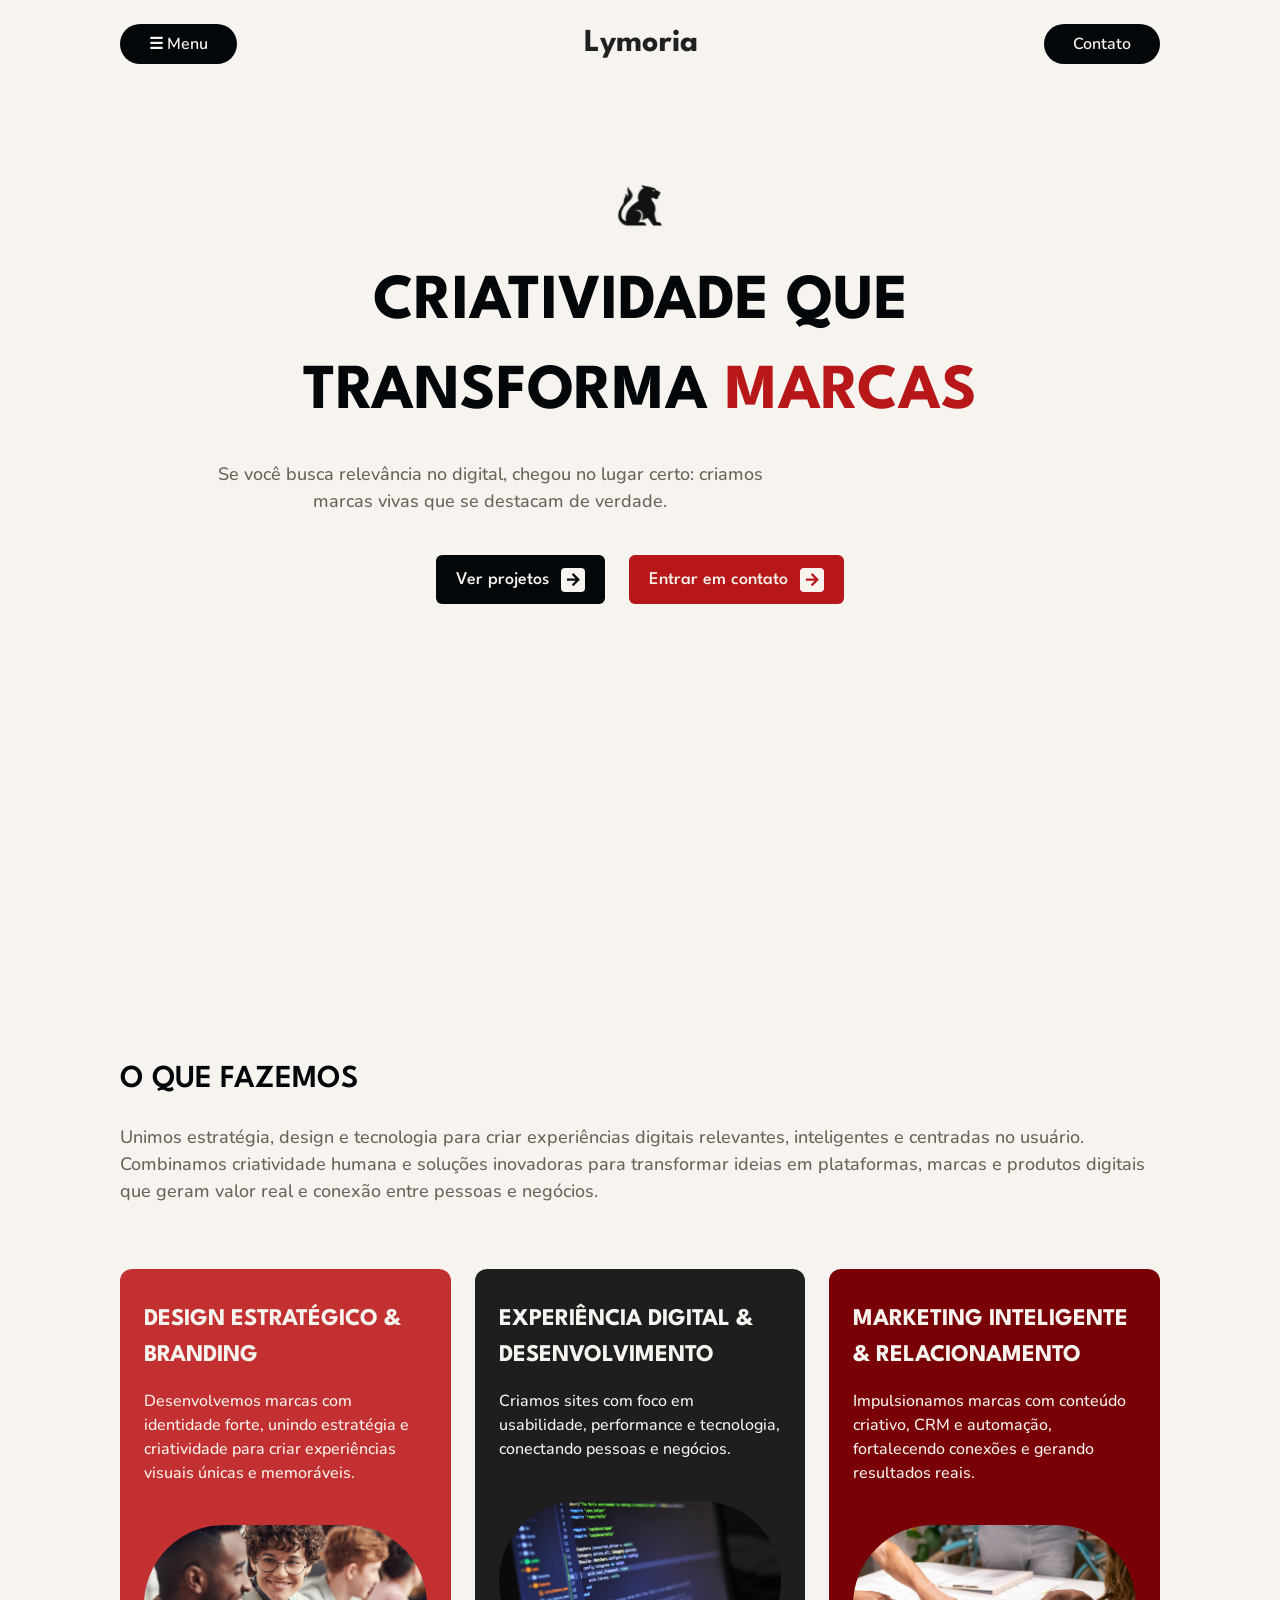
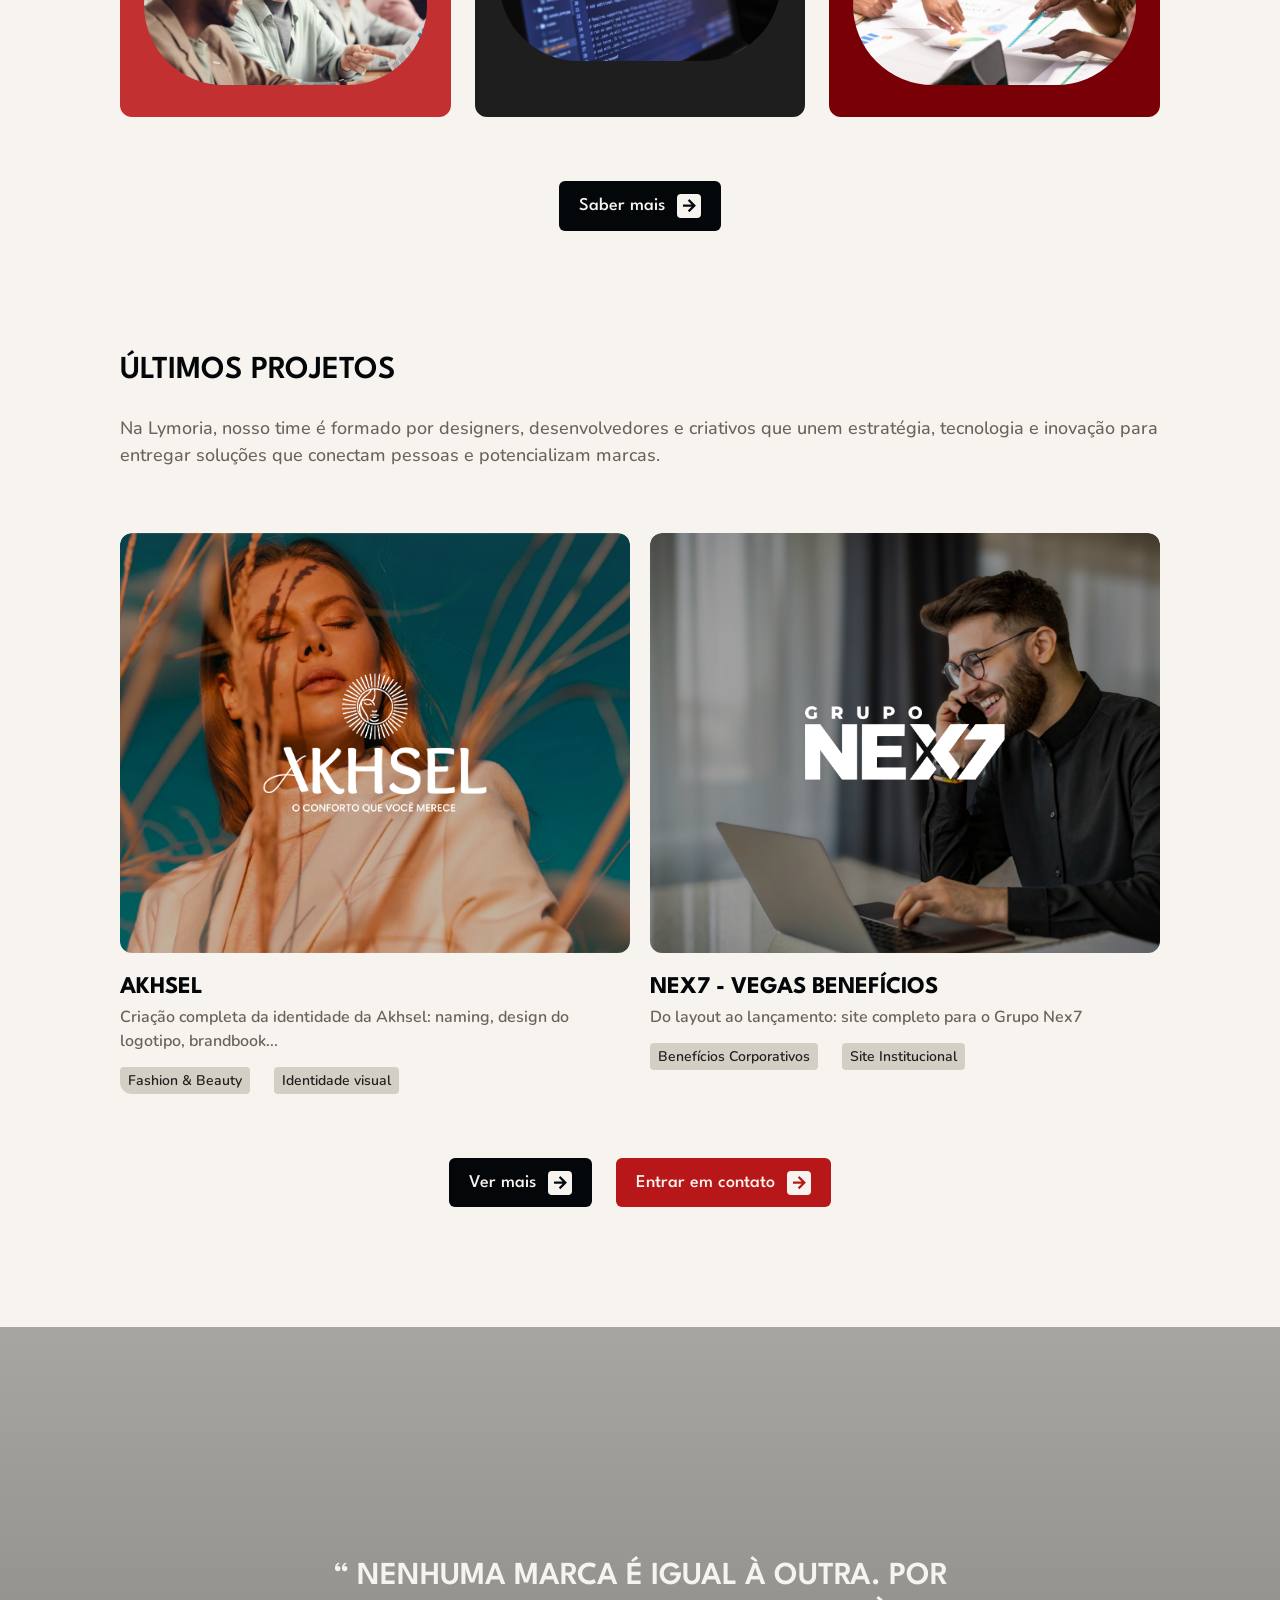
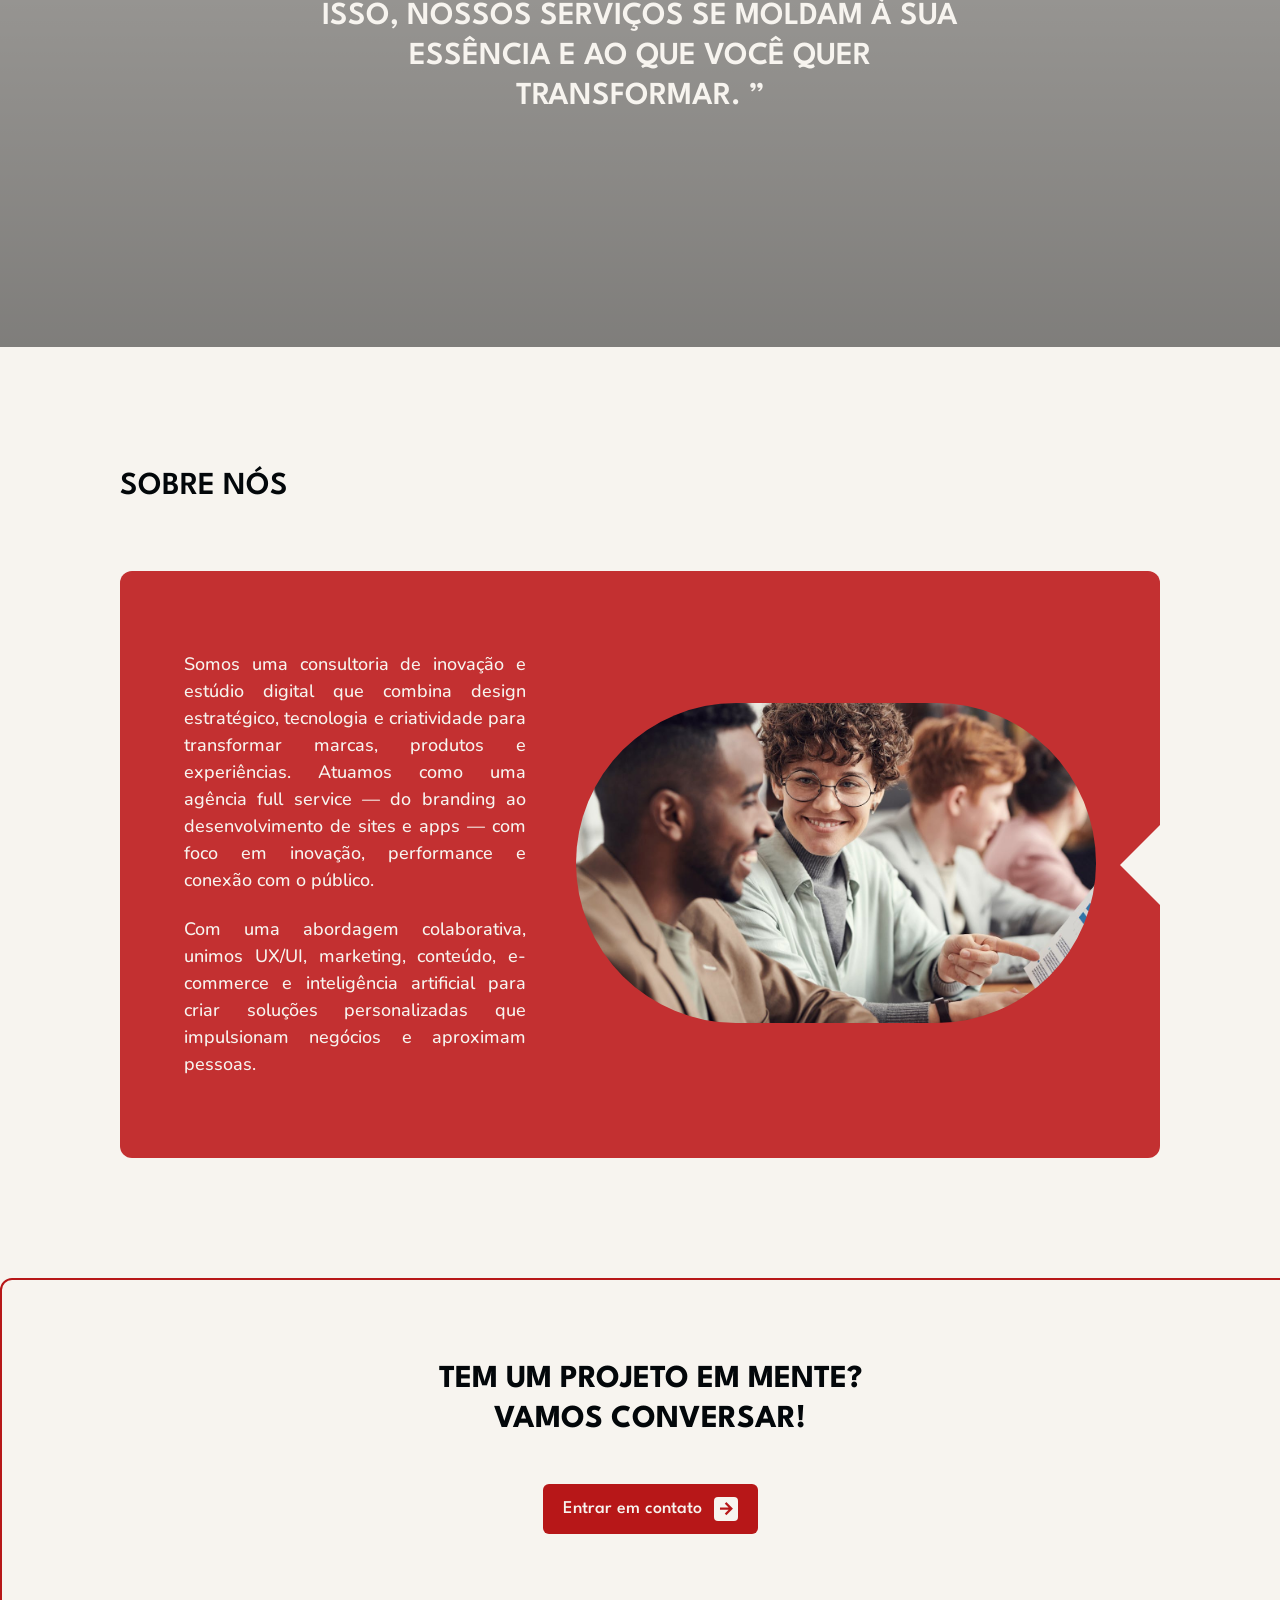
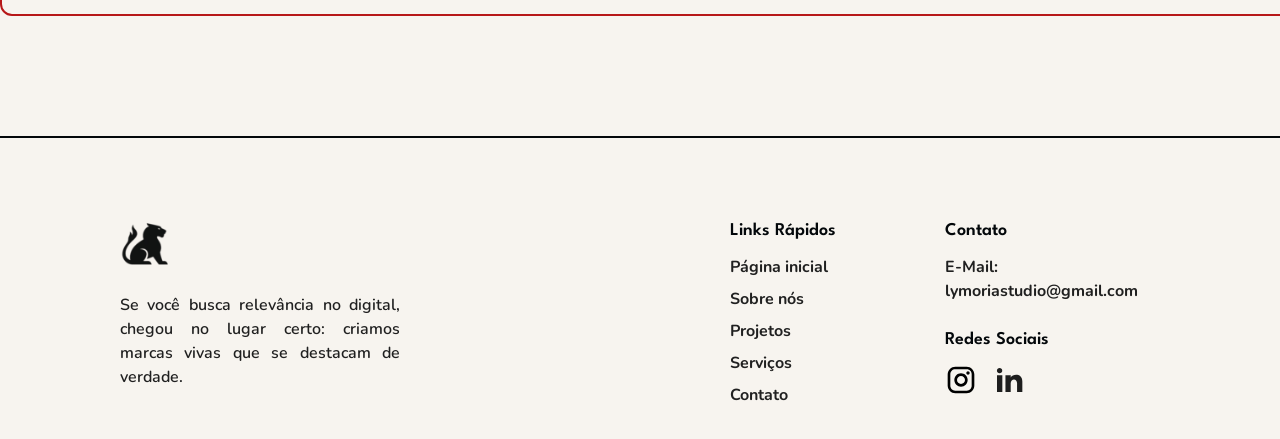
<file: index.html>
<!DOCTYPE html>
<html lang="pt-br">

<head>
    <meta charset="UTF-8">
    <meta name="viewport" content="width=device-width, initial-scale=1.0">
    <link rel="preconnect" href="https://fonts.googleapis.com">
    <link rel="preconnect" href="https://fonts.gstatic.com" crossorigin>
    <link
        href="https://fonts.googleapis.com/css2?family=League+Spartan:wght@100..900&family=Nunito:ital,wght@0,200..1000;1,200..1000&display=swap"
        rel="stylesheet">
    <link href="https://fonts.googleapis.com/icon?family=Material+Icons" rel="stylesheet" />
    <link rel="shortcut icon" href="./img/logos/fiveicon-preto.svg" type="image/x-icon">
    <link rel="stylesheet" href="./css/style.css">
    <title>Lymoria Studio - Home</title>
</head>

<body>
    <!--NAVBAR-->
    <header>
        <nav class="navbar">
            <div class="nav-left">
                <button class="nav-btn menu-btn font-2-s-sb cor-b0" id="menu-toggle">☰ Menu</button>

                <!-- Menu que aparece ao clicar -->
                <div id="menu-popup" class="menu-popup hidden">
                    <ul>
                        <li><a href="./index.html" class="font-2-m-sb cor-b0">Página Inicial</a></li>
                        <li><a href="./index.html#aboutus" class="font-2-m-sb cor-b0">Sobre nós</a></li>
                        <li><a href="./projetosgeral.html" class="font-2-m-sb cor-b0">Projetos</a></li>
                        <li><a href="./contact.html" class="font-2-m-sb cor-b0">Contato</a></li>
                    </ul>
                </div>
            </div>

            <a href="./index.html" class="font-1-xl-b cor-b7">Lymoria</a>
            <button class="nav-btn contato-btn font-2-s-sb"><a href="./contact.html" class="cor-b0">Contato</a></button>
        </nav>
    </header>

    <!--HERO-->
    <section class="hero-section">
        <div class="container">
            <img src="./img/logos/fiveicon-preto.svg" alt="Lymoria Studio" class="logo" />

            <h1 class="font-1-xxl cor-b8">
                CRIATIVIDADE QUE<br>TRANSFORMA <span id="typed-text" class="cor-b5"></span>
            </h1>

            <p class="description subtext font-2-m cor-b4">
                Se você busca relevância no digital, chegou no lugar certo:
                criamos marcas vivas que se destacam de verdade.
            </p>

            <div class="buttons">
                <a href="./projetosgeral.html" class="btn btn-black font-1-m cor-b0">
                    Ver projetos
                    <span class="icon-square">
                        <span class="material-icons">arrow_forward</span>
                    </span>
                </a>
                <a href="./contact.html" class="btn btn-red font-1-m cor-b0">
                    Entrar em contato
                    <span class="icon-square">
                        <span class="material-icons">arrow_forward</span>
                    </span>
                </a>
            </div>
        </div>
    </section>
    <section class="load_dec">
        <div class="loader-row">
            <!-- 60 células: repete padrão d-0 ~ d-4 para criar efeito contínuo -->
            <!-- Linha 1 -->
            <div class="cell d-0"></div>
            <div class="cell d-1"></div>
            <div class="cell d-2"></div>
            <div class="cell d-3"></div>
            <div class="cell d-4"></div>
            <div class="cell d-3"></div>
            <div class="cell d-2"></div>
            <div class="cell d-1"></div>
            <div class="cell d-0"></div>
            <div class="cell d-1"></div>
            <div class="cell d-2"></div>
            <div class="cell d-3"></div>
            <div class="cell d-4"></div>
            <div class="cell d-3"></div>
            <div class="cell d-2"></div>
            <div class="cell d-1"></div>
            <div class="cell d-0"></div>
            <div class="cell d-1"></div>
            <div class="cell d-2"></div>
            <div class="cell d-3"></div>
            <div class="cell d-4"></div>
            <div class="cell d-3"></div>
            <div class="cell d-2"></div>
            <div class="cell d-1"></div>
            <div class="cell d-0"></div>
            <div class="cell d-1"></div>
            <div class="cell d-2"></div>
            <div class="cell d-3"></div>
            <div class="cell d-4"></div>
            <div class="cell d-3"></div>
            <div class="cell d-2"></div>
            <div class="cell d-1"></div>
            <div class="cell d-0"></div>
            <div class="cell d-1"></div>
            <div class="cell d-2"></div>
            <div class="cell d-3"></div>
            <div class="cell d-4"></div>
            <div class="cell d-3"></div>
            <div class="cell d-2"></div>
            <div class="cell d-1"></div>
            <div class="cell d-0"></div>
            <div class="cell d-1"></div>
            <div class="cell d-2"></div>
            <div class="cell d-3"></div>
            <div class="cell d-4"></div>
            <div class="cell d-3"></div>
            <div class="cell d-2"></div>
            <div class="cell d-1"></div>
            <div class="cell d-0"></div>
            <div class="cell d-1"></div>
            <div class="cell d-2"></div>
            <div class="cell d-3"></div>
            <div class="cell d-4"></div>
            <div class="cell d-3"></div>
        </div>

    </section>

    <!-- SERVIÇOS -->
    <section class="servicos-section">
        <div class="servicos-header">
            <h2 class="font-1-xl cor-b8">O QUE FAZEMOS</h2>
            <p class="font-2-m cor-b4">
                Unimos estratégia, design e tecnologia para criar experiências digitais relevantes, inteligentes e
                centradas no usuário.
                Combinamos criatividade humana e soluções inovadoras para transformar ideias em plataformas, marcas e
                produtos digitais
                que geram valor real e conexão entre pessoas e negócios.
            </p>
        </div>

        <div class="servicos-cards">
            <a href="./servicos.html#design" class="servico-card red">
                <h3 class="font-1-l-b cor-b0">DESIGN ESTRATÉGICO & BRANDING</h3>
                <p class="font-2-s cor-b0">Desenvolvemos marcas com identidade forte, unindo estratégia e criatividade
                    para criar experiências
                    visuais únicas e memoráveis.</p>
                <img src=" ./img/servicos/01.jpg" alt="Design Estratégico" />
            </a>

            <a href="./servicos.html#digital" class="servico-card dark">
                <h3 class="font-1-l-b cor-b0">EXPERIÊNCIA DIGITAL &<br> DESENVOLVIMENTO</h3>
                <p class="font-2-s cor-b0">Criamos sites com foco em usabilidade, performance e tecnologia, conectando
                    pessoas e negócios.</p>
                <img src="./img/servicos/02.jpg" alt="Desenvolvimento Web" />
            </a>

            <a href="./servicos.html#marketing" class="servico-card wine">
                <h3 class="font-1-l-b cor-b0">MARKETING INTELIGENTE<br>& RELACIONAMENTO</h3>
                <p class="font-2-s cor-b0">Impulsionamos marcas com conteúdo criativo, CRM e automação, fortalecendo
                    conexões e gerando
                    resultados reais.</p>
                <img src="./img/servicos/03.jpg" alt="Marketing" />
            </a>
        </div>
        <div class="btn_bc">
            <a href="./servicos.html" class="btn btn-black font-1-m cor-b0">
                Saber mais
                <span class="icon-square">
                    <span class="material-icons">arrow_forward</span>
                </span>
            </a>
        </div>
    </section>

    <!--PROJETOS-->
    <div class="projetos-section">
        <div class="projetos-header">
            <h2 class="font-1-xl cor-b8">ÚLTIMOS PROJETOS</h2>
            <p class="font-2-m cor-b4">
                Na Lymoria, nosso time é formado por designers, desenvolvedores e criativos que unem estratégia,
                tecnologia e inovação para entregar soluções que conectam pessoas e potencializam marcas.
            </p>
        </div>

        <div class="projetos-cards">
            <div class="proj_card">
                <a href="./akhsel.html">
                    <img src="./img/projetos/akhsel/imagem-logo-ahksel@2x.png" alt="">

                    <div class="pro-descricao">
                        <h2 class="font-1-l-b cor-b8">Akhsel</h2>
                        <p class="font-2-s-sb cor-b4">Criação completa da identidade da Akhsel: naming, design do
                            logotipo, brandbook...</p>

                        <div class="categoria-dc">
                            <div class="cat-card">
                                <h3 class="font-2-xs-sb cor-b7">Fashion & Beauty</h3>
                            </div>

                            <div class="cat-card">
                                <h3 class="font-2-xs-sb cor-b7">Identidade visual</h3>
                            </div>
                        </div>
                    </div>
                </a>
            </div>

            <div class="proj_card">
                <a href="./nex7.html">
                    <img src="./img/projetos/nex7/t2.png" alt="">

                    <div class="pro-descricao">
                        <h2 class="font-1-l-b cor-b8">NEX7 - VEGAS BENEFÍCIOS</h2>
                        <p class="font-2-s-sb cor-b4">Do layout ao lançamento: site completo para o Grupo Nex7</p>

                        <div class="categoria-dc">
                            <div class="cat-card">
                                <h3 class="font-2-xs-sb cor-b7">Benefícios Corporativos</h3>
                            </div>

                            <div class="cat-card">
                                <h3 class="font-2-xs-sb cor-b7">Site Institucional</h3>
                            </div>
                        </div>
                    </div>
                </a>
            </div>
        </div>

        <div class="btn-t2">
            <a href="./projetosgeral.html" class="btn btn-black font-1-m cor-b0">
                Ver mais
                <span class="icon-square">
                    <span class="material-icons">arrow_forward</span>
                </span>
            </a>
            <a href="./contact.html" class="btn btn-red font-1-m cor-b0">
                Entrar em contato
                <span class="icon-square">
                    <span class="material-icons">arrow_forward</span>
                </span>
            </a>
        </div>
    </div>

    <!-- CTA -->
    <section class="cta_container">
        <div class="cta_video">
            <div class="video">
                <!-- camada escura sobre o vídeo -->
                <div class="overlay"></div>

                <!-- vídeo -->
                <video src="./img/video/video01.mp4" autoplay muted loop playsinline></video>

                <!-- texto -->
                <h2 class="font-1-xl cor-b0">
                    “ Nenhuma marca é igual à outra. Por isso, nossos serviços se moldam à sua essência e ao que você
                    quer transformar. ”
                </h2>
            </div>
        </div>
    </section>

    <!-- SOBRE NÓS -->
    <section class="sobre-section" id="aboutus">
        <div class="sobre-header">
            <h2 class="font-1-xl cor-b8">SOBRE NÓS</h2>
        </div>
        <div class="sobre-conatiner">
            <div class="sobre-desc">

                <div class="sobre-cont">
                    <p class="p1 font-2-m cor-b0">Somos uma consultoria de inovação e estúdio digital que combina design
                        estratégico,
                        tecnologia e
                        criatividade para transformar marcas, produtos e experiências. Atuamos como uma agência full
                        service — do branding ao desenvolvimento de sites e apps — com foco em inovação, performance e
                        conexão com o público.</p>

                    <p class="p2 font-2-m cor-b0">Com uma abordagem colaborativa, unimos UX/UI, marketing, conteúdo,
                        e-commerce e
                        inteligência
                        artificial para criar soluções personalizadas que impulsionam negócios e aproximam pessoas.</p>

                    <!--BOTÃO PARA IR NO SOBRE NÓS-->
                    <!--
                    <div class="btn_sb">
                        <a href="./aboutus.html" class="btn btn-black font-1-m cor-b0">
                            Saber mais
                            <span class="icon-square">
                                <span class="material-icons">arrow_forward</span>
                            </span>
                        </a>
                    </div>                        
-->
                </div>

                <div class="sobre-img">
                    <img src="./img/sobrenos/01.jpg" alt="">
                </div>
            </div>
        </div>
    </section>

    <!--CONTATO-->
    <section class="contato-section" id="contato">
        <div class="contato-card">
            <div class="contato-texto">
                <h2 class="font-1-xl-b cor-b8">TEM UM PROJETO EM MENTE?<br>VAMOS CONVERSAR!</h2>
                <div class="btn-ct">
                    <a href="./contact.html" class="btn btn-red font-1-m cor-b0">
                        Entrar em contato
                        <span class="icon-square">
                            <span class="material-icons">arrow_forward</span>
                        </span>
                    </a>
                </div>
            </div>
        </div>
    </section>

    <!--FOOTER-->
    <section class="footer-section">
        <div class="line-contft"></div>
        <footer class="footer">
            </div>
            <div class="footer-container">
                <div class="line-cont"><span></span></div>

                <!-- Coluna da Esquerda -->
                <div class="footer-col esquerda">
                    <img src="./img/logos/fiveicon-preto.svg" alt="Logo Lymoria" class="footer-logo">
                    <p class="font-2-s-sb cor-b7">
                        Se você busca relevância no digital, chegou no lugar certo: criamos marcas vivas que se destacam
                        de
                        verdade.
                    </p>
                </div>

                <!-- Agrupamento de Links + Contato -->
                <div class="infos-col">
                    <!-- Coluna do Meio -->
                    <div class="footer-col meio">
                        <h4 class="font-1-m-sb  cor-b8">Links Rápidos</h4>
                        <ul>
                            <li><a class="font-2-s-b cor-b7" href="./index.html">Página inicial</a></li>
                            <li><a class="font-2-s-b cor-b7" href="./index.html#aboutus">Sobre nós</a></li>
                            <li><a class="font-2-s-b cor-b7" href="./projetosgeral.html">Projetos</a></li>
                            <li><a class="font-2-s-b cor-b7" href="./servicos.html">Serviços</a></li>
                            <li><a class="font-2-s-b cor-b7" href="./contact.html">Contato</a></li>
                        </ul>
                    </div>

                    <!-- Coluna da Direita -->
                    <div class="footer-col direita">
                        <h4 class="font-1-m-sb  cor-b8">Contato</h4>
                        <p class="font-2-s-b cor-b7">E-Mail: lymoriastudio@gmail.com</p>
                        <h4 class="font-1-m-sb  cor-b8 redes-sm">Redes Sociais</h4>
                        <div class="social-icons">
                            <a href="#"><img src="./img/icons/mdi_instagram.svg" alt="Instagram"></a>
                            <a href="#"><img src="./img/icons/ri_linkedin-fill.svg" alt="LinkedIn"></a>
                        </div>
                    </div>
                </div>
            </div>
        </footer>
    </section>


    <script type="module" src="./script/script.js"></script>
</body>

</html>
</file>
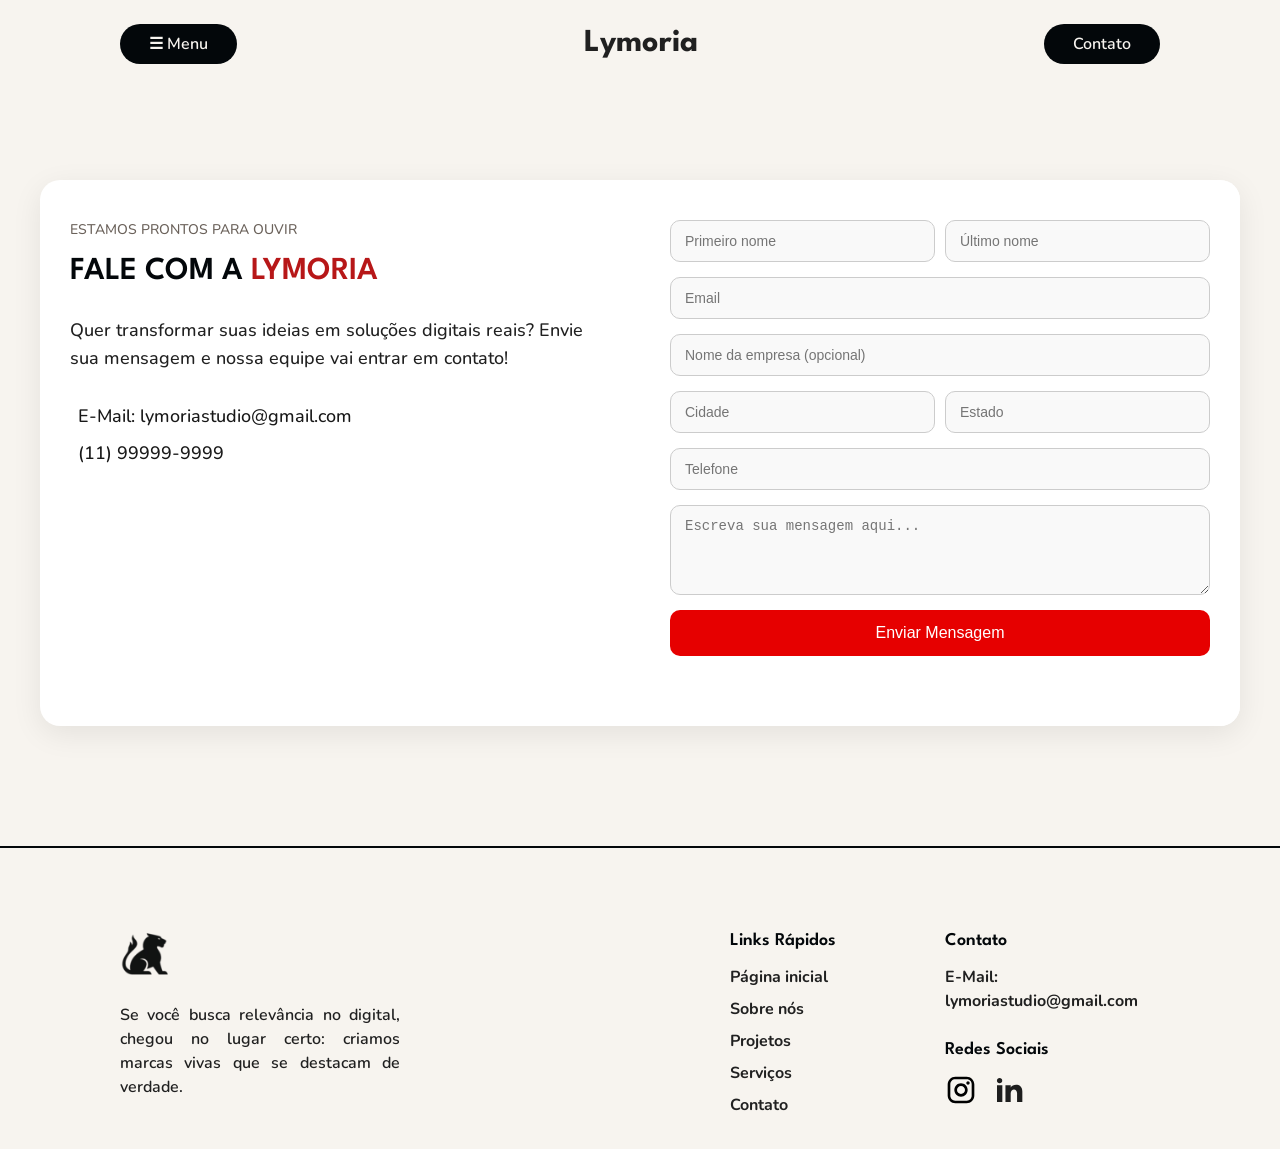
<file: contact.html>
<!DOCTYPE html>
<html lang="pt-br">

<head>
    <meta charset="UTF-8">
    <meta name="viewport" content="width=device-width, initial-scale=1.0">
    <link rel="preconnect" href="https://fonts.googleapis.com">
    <link rel="preconnect" href="https://fonts.gstatic.com" crossorigin>
    <link
        href="https://fonts.googleapis.com/css2?family=League+Spartan:wght@100..900&family=Nunito:ital,wght@0,200..1000;1,200..1000&display=swap"
        rel="stylesheet">
    <link href="https://fonts.googleapis.com/icon?family=Material+Icons" rel="stylesheet" />
    <link rel="shortcut icon" href="./img/logos/fiveicon-preto.svg" type="image/x-icon">
    <link rel="stylesheet" href="./css/style.css">
    <title>Projeto - Akhsel</title>
</head>

<body>
    <!--NAVBAR-->
    <header>
        <nav class="navbar">
            <div class="nav-left">
                <button class="nav-btn menu-btn font-2-s-sb cor-b0" id="menu-toggle">☰ Menu</button>

                <!-- Menu que aparece ao clicar -->
                <div id="menu-popup" class="menu-popup hidden">
                    <ul>
                        <li><a href="./index.html" class="font-2-m-sb cor-b0">Página Inicial</a></li>
                        <li><a href="./index.html#aboutus" class="font-2-m-sb cor-b0">Sobre nós</a></li>
                        <li><a href="./projetosgeral.html" class="font-2-m-sb cor-b0">Projetos</a></li>
                        <li><a href="./contact.html" class="font-2-m-sb cor-b0">Contato</a></li>
                    </ul>
                </div>
            </div>

            <a href="./index.html" class="font-1-xl-b cor-b7">Lymoria</a>
            <button class="nav-btn contato-btn font-2-s-sb"><a href="./contact.html" class="cor-b0">Contato</a></button>
        </nav>
    </header>

    <!--CONTATO-->
    <section class="contato-wrapper">
        <div class="contato-box">

            <!-- Lado esquerdo -->
            <div class="contato-info">
                <p class="subtitulo font-2-xs cor-b4">ESTAMOS PRONTOS PARA OUVIR</p>
                <h1 class="font-1-xl cor-b8">Fale com a <span class="cor-b5">Lymoria</span></h1>
                <p class="descricao font-2-m cor-b7">
                    Quer transformar suas ideias em soluções digitais reais? Envie sua mensagem e nossa equipe vai
                    entrar em contato!
                </p>

                <div class="contato-dados">
                    <p>
                        <i class="fas fa-envelope"></i>
                        <a href="mailto:contato@lymoria.com" class="font-2-m cor-b7">E-Mail: lymoriastudio@gmail.com</a>
                    </p>
                    <p>
                        <i class="fas fa-phone-alt"></i>
                        <a href="tel:+5511999999999" class="font-2-m cor-b7">(11) 99999-9999</a>
                    </p>
                    <div class="redes">
                        <a href="https://www.instagram.com/lymoria" target="_blank" aria-label="Instagram">
                            <i class="fab fa-instagram"></i>
                        </a>
                        <a href="https://www.linkedin.com/company/lymoria" target="_blank" aria-label="LinkedIn">
                            <i class="fab fa-linkedin-in"></i>
                        </a>
                        <a href="https://www.google.com/search?q=Lymoria" target="_blank" aria-label="Google">
                            <i class="fab fa-google"></i>
                        </a>
                    </div>
                </div>
            </div>

            <!-- Lado direito - Formulário -->
            <div class="form-box">
                <form id="form-contato">
                    <div class="duplo">
                        <input type="text" name="nome" placeholder="Primeiro nome" required>
                        <input type="text" name="sobrenome" placeholder="Último nome" required>
                    </div>
                    <input type="email" name="email" placeholder="Email" required>
                    <input type="text" name="empresa" placeholder="Nome da empresa (opcional)">
                    <div class="duplo">
                    <input type="text" name="cidade" placeholder="Cidade" required>
                    <input type="text" name="estado" placeholder="Estado" required>
                    </div>
                    <input type="tel" name="telefone" placeholder="Telefone" required>
                    <textarea name="mensagem" placeholder="Escreva sua mensagem aqui..." rows="4" required></textarea>
                    <button type="submit">Enviar Mensagem</button>
                </form>
            </div>

        </div>
    </section>

    <!--FOOTER-->
    <section class="footer-section">
        <div class="line-contft"></div>
        <footer class="footer">
            </div>
            <div class="footer-container">
                <div class="line-cont"><span></span></div>

                <!-- Coluna da Esquerda -->
                <div class="footer-col esquerda">
                    <img src="./img/logos/fiveicon-preto.svg" alt="Logo Lymoria" class="footer-logo">
                    <p class="font-2-s-sb cor-b7">
                        Se você busca relevância no digital, chegou no lugar certo: criamos marcas vivas que se destacam
                        de
                        verdade.
                    </p>
                </div>

                <!-- Agrupamento de Links + Contato -->
                <div class="infos-col">
                    <!-- Coluna do Meio -->
                    <div class="footer-col meio">
                        <h4 class="font-1-m-sb  cor-b8">Links Rápidos</h4>
                        <ul>
                            <li><a class="font-2-s-b cor-b7" href="./index.html">Página inicial</a></li>
                            <li><a class="font-2-s-b cor-b7" href="./aboutus.html">Sobre nós</a></li>
                            <li><a class="font-2-s-b cor-b7" href="./projetosgeral.html">Projetos</a></li>
                            <li><a class="font-2-s-b cor-b7" href="./servicos.html">Serviços</a></li>
                            <li><a class="font-2-s-b cor-b7" href="./contact.html">Contato</a></li>
                        </ul>
                    </div>

                    <!-- Coluna da Direita -->
                    <div class="footer-col direita">
                        <h4 class="font-1-m-sb  cor-b8">Contato</h4>
                        <p class="font-2-s-b cor-b7">E-Mail: lymoriastudio@gmail.com</p>
                        <h4 class="font-1-m-sb  cor-b8 redes-sm">Redes Sociais</h4>
                        <div class="social-icons">
                            <a href="#"><img src="./img/icons/mdi_instagram.svg" alt="Instagram"></a>
                            <a href="#"><img src="./img/icons/ri_linkedin-fill.svg" alt="LinkedIn"></a>
                        </div>
                    </div>
                </div>
            </div>
        </footer>
    </section>

    <script type="module" src="./script/script.js"></script>

    <script>
  document.addEventListener('DOMContentLoaded', function () {
  const form = document.getElementById('form-contato');
  if (!form) return;

  let isSending = false;

  const statusDiv = document.createElement('div');
  statusDiv.id = "mensagem-status";
  statusDiv.style.marginTop = "15px";
  form.appendChild(statusDiv);

  const submitButton = form.querySelector('button[type="submit"]');
  const originalText = submitButton ? submitButton.textContent : "Enviar";

  form.querySelectorAll('input, textarea').forEach(input => {
    input.addEventListener('keydown', function (e) {
      if (e.key === 'Enter' && e.target.tagName !== 'TEXTAREA') {
        e.preventDefault();
      }
    });
  });

  form.addEventListener('submit', function(e) {
    e.preventDefault();
    e.stopImmediatePropagation();

    if (isSending) return;
    isSending = true;

    if (document.activeElement) document.activeElement.blur();

    if (submitButton) {
      submitButton.disabled = true;
      submitButton.textContent = 'Enviando...';
    }

    statusDiv.style.color = 'black';
    statusDiv.textContent = 'Enviando...';

    const formData = new FormData(form);

    fetch(form.action, {
      method: 'POST',
      body: formData
    })
    .then(response => {
      if (response.status === 204) return null;
      return response.json();
    })
    .then(data => {
      if (!data) return;

      statusDiv.textContent = data.message;

      if (data.success) {
        statusDiv.style.color = 'green';
        form.reset();
      } else {
        statusDiv.style.color = 'red';
      }

      if (submitButton) {
        submitButton.disabled = false;
        submitButton.textContent = originalText;
      }

      isSending = false;
    })
    .catch(() => {
      statusDiv.style.color = 'red';
      statusDiv.textContent = 'Erro ao enviar. Tente novamente.';

      if (submitButton) {
        submitButton.disabled = false;
        submitButton.textContent = originalText;
      }

      isSending = false;
    });
  });
});
</script>

</body>

</html>
</file>
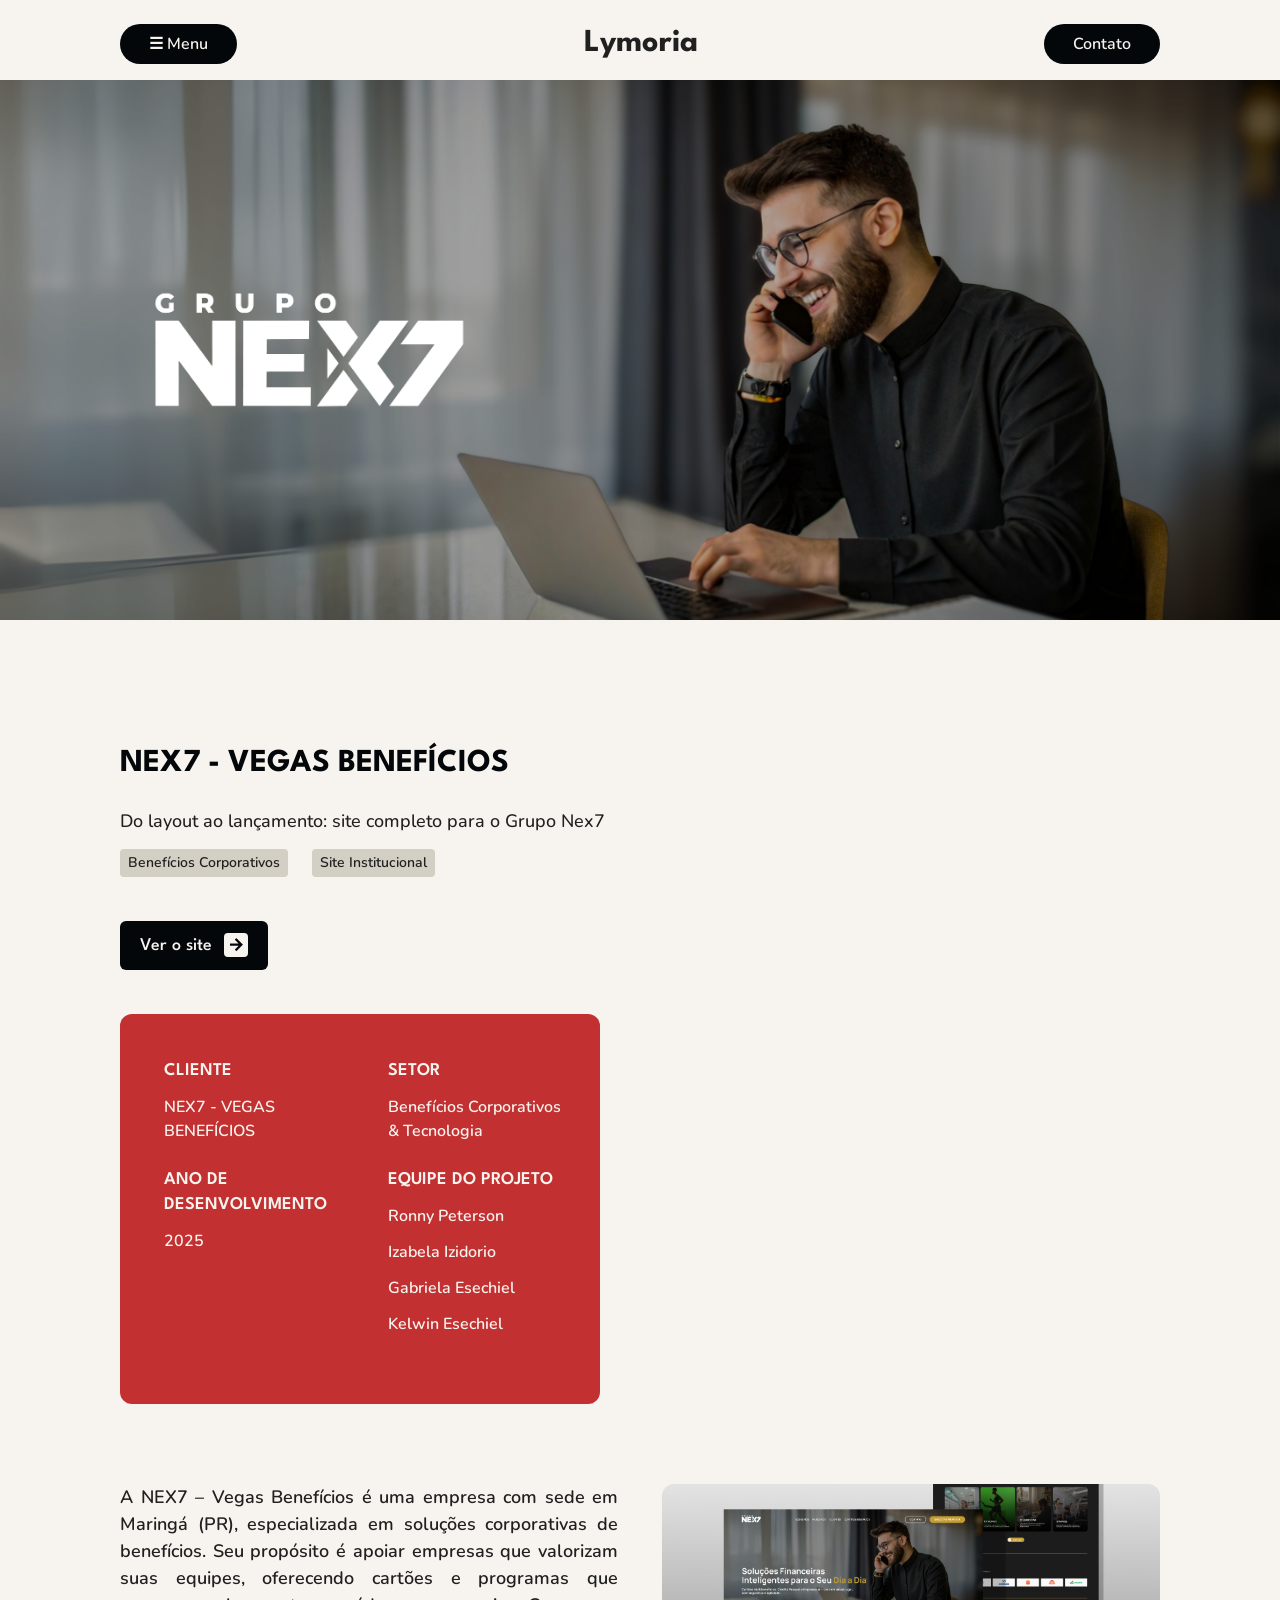
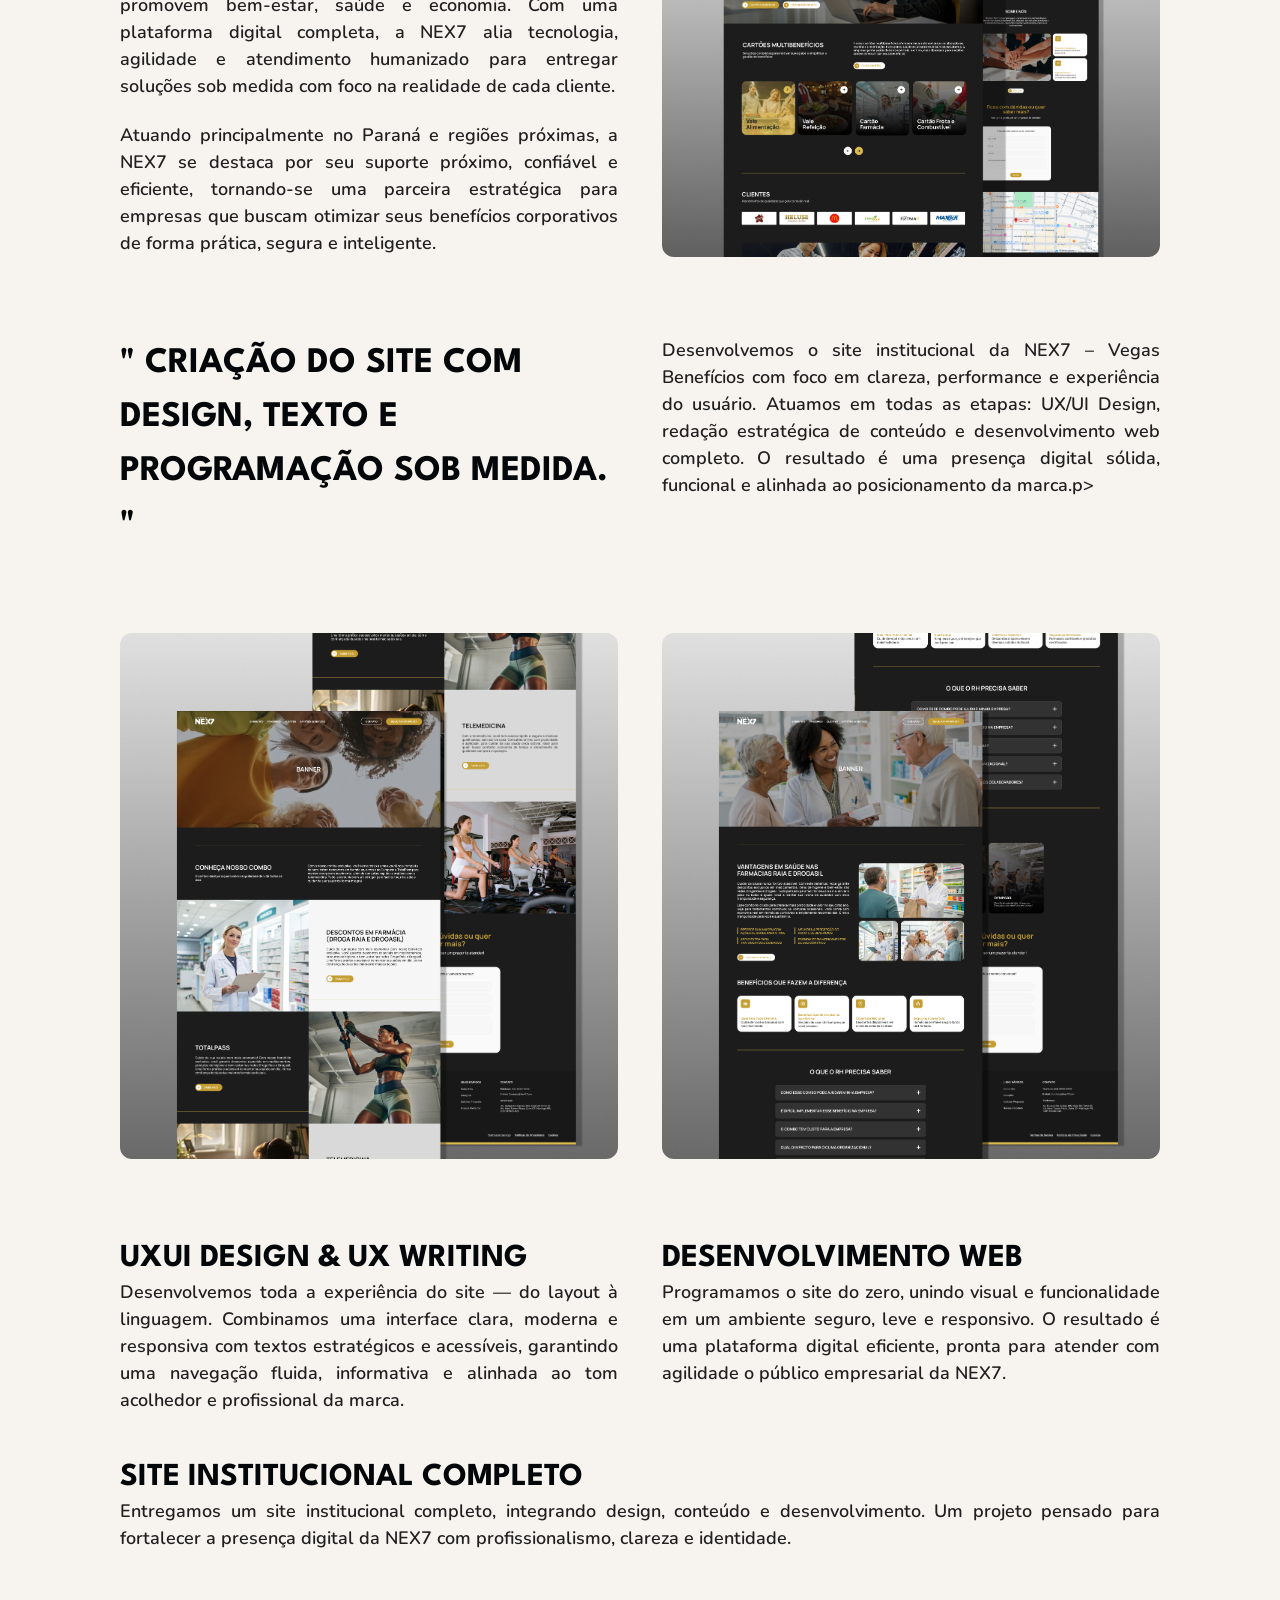
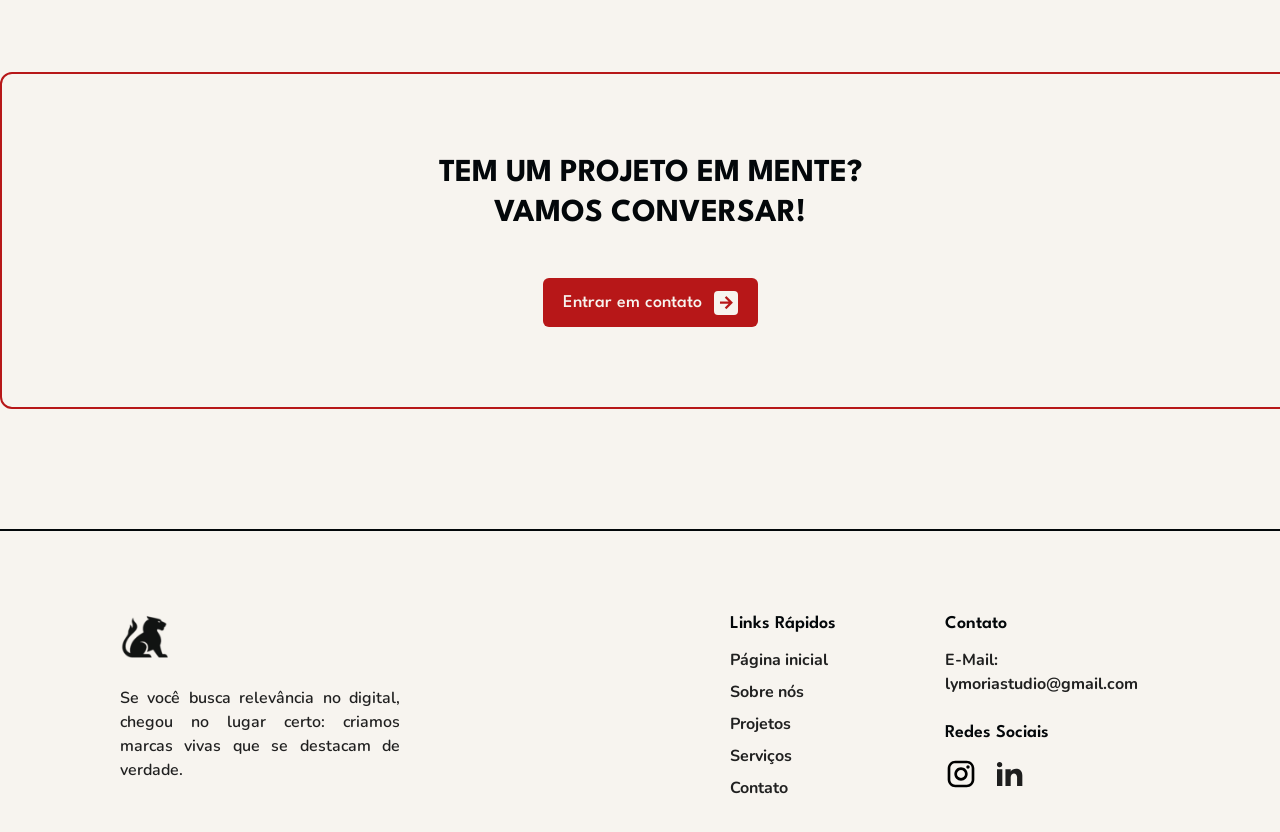
<file: nex7.html>
<!DOCTYPE html>
<html lang="pt-br">

<head>
    <meta charset="UTF-8">
    <meta name="viewport" content="width=device-width, initial-scale=1.0">
    <link rel="preconnect" href="https://fonts.googleapis.com">
    <link rel="preconnect" href="https://fonts.gstatic.com" crossorigin>
    <link
        href="https://fonts.googleapis.com/css2?family=League+Spartan:wght@100..900&family=Nunito:ital,wght@0,200..1000;1,200..1000&display=swap"
        rel="stylesheet">
    <link href="https://fonts.googleapis.com/icon?family=Material+Icons" rel="stylesheet" />
    <link rel="shortcut icon" href="./img/logos/fiveicon-preto.svg" type="image/x-icon">
    <link rel="stylesheet" href="./css/style.css">
    <title>Projeto - NEX7 - VEGAS BENEFÍCIOS</title>
</head>

<body>
    <!--NAVBAR-->
    <header>
        <nav class="navbar">
            <div class="nav-left">
                <button class="nav-btn menu-btn font-2-s-sb cor-b0" id="menu-toggle">☰ Menu</button>

                <!-- Menu que aparece ao clicar -->
                <div id="menu-popup" class="menu-popup hidden">
                    <ul>
                        <li><a href="./index.html" class="font-2-m-sb cor-b0">Página Inicial</a></li>
                        <li><a href="./index.html#aboutus" class="font-2-m-sb cor-b0">Sobre nós</a></li>
                        <li><a href="./projetosgeral.html" class="font-2-m-sb cor-b0">Projetos</a></li>
                        <li><a href="./contact.html" class="font-2-m-sb cor-b0">Contato</a></li>
                    </ul>
                </div>
            </div>

            <a href="./index.html" class="font-1-xl-b cor-b7">Lymoria</a>
            <button class="nav-btn contato-btn font-2-s-sb"><a href="./contact.html" class="cor-b0">Contato</a></button>
        </nav>
    </header>

    <!--IMAGEM OU VIDEO DESTAQUE-->
    <div class="header-hero">
        <img src="./img/projetos/nex7/t1.png" alt="">
    </div>

    <!--CONTEUDO - STUDY CASE-->
    <section class="contedo-projetos-desc">
        <div class="content-conteudo">

            <!--CONT-P1-->
            <div class="cont-p1">
                <div class="cont-txt">
                    <h1 class="font-1-xl-b cor-b8">NEX7 - VEGAS BENEFÍCIOS</h1>
                    <p class="font-2-m cor-b7">Do layout ao lançamento: site completo para o Grupo Nex7</p>
                </div>
                <!--CATEGORIAS-->
                <div class="destaques-categorias">
                    <div class="card-cat-pg">
                        <h3 class="font-2-xs-sb cor-b7">Benefícios Corporativos</h3>
                    </div>
                    <div class="card-cat-pg">
                        <h3 class="font-2-xs-sb cor-b7">Site Institucional</h3>
                    </div>
                </div>

                <div class="btn-site-cliente">
                    <a href="https://gruponex7.com.br/index.html" class="btn btn-black font-1-m cor-b0">
                        Ver o site
                        <span class="icon-square">
                            <span class="material-icons">arrow_forward</span>
                        </span>
                    </a>
                </div>

                <!--INFORMAÇÃO-->
                <div class="inf-cricao">
                    <div class="card-inf">
                        <div class="inf-1">
                            <div class="inf-txt">
                                <h3 class="font-1-m-sb cor-b0">CLIENTE</h3>
                                <p class="font-2-s-sb cor-b0">NEX7 - VEGAS BENEFÍCIOS</p>
                            </div>

                            <div class="inf-txt">
                                <h3 class="font-1-m-sb cor-b0">ANO DE DESENVOLVIMENTO</h3>
                                <p class="font-2-s-sb cor-b0">2025</p>
                            </div>
                        </div>

                        <div class="inf-2">
                            <div class="inf-txt">
                                <h3 class="font-1-m-sb cor-b0">SETOR</h3>
                                <p class="font-2-s-sb cor-b0">Benefícios Corporativos & Tecnologia</p>
                            </div>

                            <div class="inf-txt">
                                <h3 class="font-1-m-sb cor-b0">EQUIPE DO PROJETO</h3>
                                <p class="font-2-s-sb cor-b0">Ronny Peterson</p>
                                <p class="font-2-s-sb cor-b0">Izabela Izidorio</p>
                                <p class="font-2-s-sb cor-b0">Gabriela Esechiel</p>
                                <p class="font-2-s-sb cor-b0">Kelwin Esechiel</p>
                            </div>
                        </div>
                    </div>
                </div>
            </div>

            <!--CONT-P2-->
            <div class="cont-p2">
                <div class="cont-txt-p2">

                    <div class="p2-desc">
                        <p class="p2-1 font-2-m-sb cor-b7">A NEX7 – Vegas Benefícios é uma empresa com sede em Maringá
                            (PR), especializada em soluções corporativas de benefícios. Seu propósito é apoiar empresas
                            que valorizam suas equipes, oferecendo cartões e programas que promovem bem-estar, saúde e
                            economia. Com uma plataforma digital completa, a NEX7 alia tecnologia, agilidade e
                            atendimento humanizado para entregar soluções sob medida com foco na realidade de cada
                            cliente.</p>

                        <p class="p2-2 font-2-m-sb cor-b7">Atuando principalmente no Paraná e regiões próximas, a NEX7
                            se destaca por seu suporte próximo, confiável e eficiente, tornando-se uma parceira
                            estratégica para empresas que buscam otimizar seus benefícios corporativos de forma prática,
                            segura e inteligente.</p>
                    </div>

                    <div class="p2-img">
                        <img src="./img/projetos/nex7/Instagram post - 1.png" alt="">
                    </div>

                </div>
            </div>

            <!--CONT-P3-->
            <div class="cont-p3">
                <div class="cta-desc-p3 font-1-l cor-b8">
                    <h1>" Criação do site com design, texto e programação sob medida. "</h1>
                </div>

                <div class="desc-p3">
                    <p class="font-2-m-sb cor-b7">Desenvolvemos o site institucional da NEX7 – Vegas Benefícios com foco
                        em clareza, performance e experiência do usuário. Atuamos em todas as etapas: UX/UI Design,
                        redação estratégica de conteúdo e desenvolvimento web completo. O resultado é uma presença
                        digital sólida, funcional e alinhada ao posicionamento da marca.p>
                </div>
            </div>

            <!--CONT-P4-->
            <div class=" cont-p4">
                <div class="cont-p4-img">
                    <img src="./img/projetos/nex7/Instagram post - 2.png" alt="">
                </div>
                <div class="cont-p4-img">
                    <img src="./img/projetos/nex7/Instagram post - 3.png" alt="">
                </div>
            </div>
        </div>

        <!--CONT-P5-->
        <div class="cont-p5">
            <div class="cont-p5-txt">
                <div class="p5-t1">
                    <!--UX/UI Design & UX Writing-->
                    <div class="p5-txt">
                        <h1 class="font-1-xl-b cor-b8">UXUI DESIGN & UX WRITING</h1>
                        <p class="font-2-m-sb cor-b7">Desenvolvemos toda a experiência do site — do layout à linguagem.
                            Combinamos uma interface clara, moderna e responsiva com textos estratégicos e acessíveis,
                            garantindo uma navegação fluida, informativa e alinhada ao tom acolhedor e profissional da
                            marca.</p>
                    </div>
                    <!--Desenvolvimento Web-->
                    <div class="p5-txt">
                        <h1 class="font-1-xl-b cor-b8">Desenvolvimento Web</h1>
                        <p class="font-2-m-sb cor-b7">Programamos o site do zero, unindo visual e funcionalidade em um
                            ambiente seguro, leve e responsivo. O resultado é uma plataforma digital eficiente, pronta
                            para atender com agilidade o público empresarial da NEX7.</p>
                    </div>
                </div>
                <!--Site Institucional Completo-->
                <div class="p5-txt">
                    <h1 class="font-1-xl-b cor-b8">SITE INSTITUCIONAL COMPLETO</h1>
                    <p class="font-2-m-sb cor-b7">
                        Entregamos um site institucional completo, integrando design, conteúdo e desenvolvimento. Um
                        projeto pensado para fortalecer a presença digital da NEX7 com profissionalismo, clareza e
                        identidade.</p>
                </div>
            </div>
        </div>
    </section>

    <section class="desenvolvimento">
        <div class="dev">
            <div class="dev-container">

            </div>
        </div>
    </section>

    <!--CONTATO-->
    <section class=" contato-section" id="contato">
        <div class="contato-card">
            <div class="contato-texto">
                <h2 class="font-1-xl-b cor-b8">TEM UM PROJETO EM MENTE?<br>VAMOS CONVERSAR!</h2>
                <div class="btn-ct">
                    <a href="./contact.html" class="btn btn-red font-1-m cor-b0">
                        Entrar em contato
                        <span class="icon-square">
                            <span class="material-icons">arrow_forward</span>
                        </span>
                    </a>
                </div>
            </div>
        </div>
    </section>

    <!--FOOTER-->
    <section class="footer-section">
        <div class="line-contft"></div>
        <footer class="footer">
            </div>
            <div class="footer-container">
                <div class="line-cont"><span></span></div>

                <!-- Coluna da Esquerda -->
                <div class="footer-col esquerda">
                    <img src="./img/logos/fiveicon-preto.svg" alt="Logo Lymoria" class="footer-logo">
                    <p class="font-2-s-sb cor-b7">
                        Se você busca relevância no digital, chegou no lugar certo: criamos marcas vivas que se destacam
                        de
                        verdade.
                    </p>
                </div>

                <!-- Agrupamento de Links + Contato -->
                <div class="infos-col">
                    <!-- Coluna do Meio -->
                    <div class="footer-col meio">
                        <h4 class="font-1-m-sb  cor-b8">Links Rápidos</h4>
                        <ul>
                            <li><a class="font-2-s-b cor-b7" href="./index.html">Página inicial</a></li>
                            <li><a class="font-2-s-b cor-b7" href="./index.html#aboutus">Sobre nós</a></li>
                            <li><a class="font-2-s-b cor-b7" href="./projetosgeral.html">Projetos</a></li>
                            <li><a class="font-2-s-b cor-b7" href="./servicos.html">Serviços</a></li>
                            <li><a class="font-2-s-b cor-b7" href="./contact.html">Contato</a></li>
                        </ul>
                    </div>

                    <!-- Coluna da Direita -->
                    <div class="footer-col direita">
                        <h4 class="font-1-m-sb  cor-b8">Contato</h4>
                        <p class="font-2-s-b cor-b7">E-Mail: lymoriastudio@gmail.com</p>
                        <h4 class="font-1-m-sb  cor-b8 redes-sm">Redes Sociais</h4>
                        <div class="social-icons">
                            <a href="#"><img src="./img/icons/mdi_instagram.svg" alt="Instagram"></a>
                            <a href="#"><img src="./img/icons/ri_linkedin-fill.svg" alt="LinkedIn"></a>
                        </div>
                    </div>
                </div>
            </div>

        </footer>
    </section>


    <script type="module" src="./script/script.js"></script>
</body>

</html>
</file>
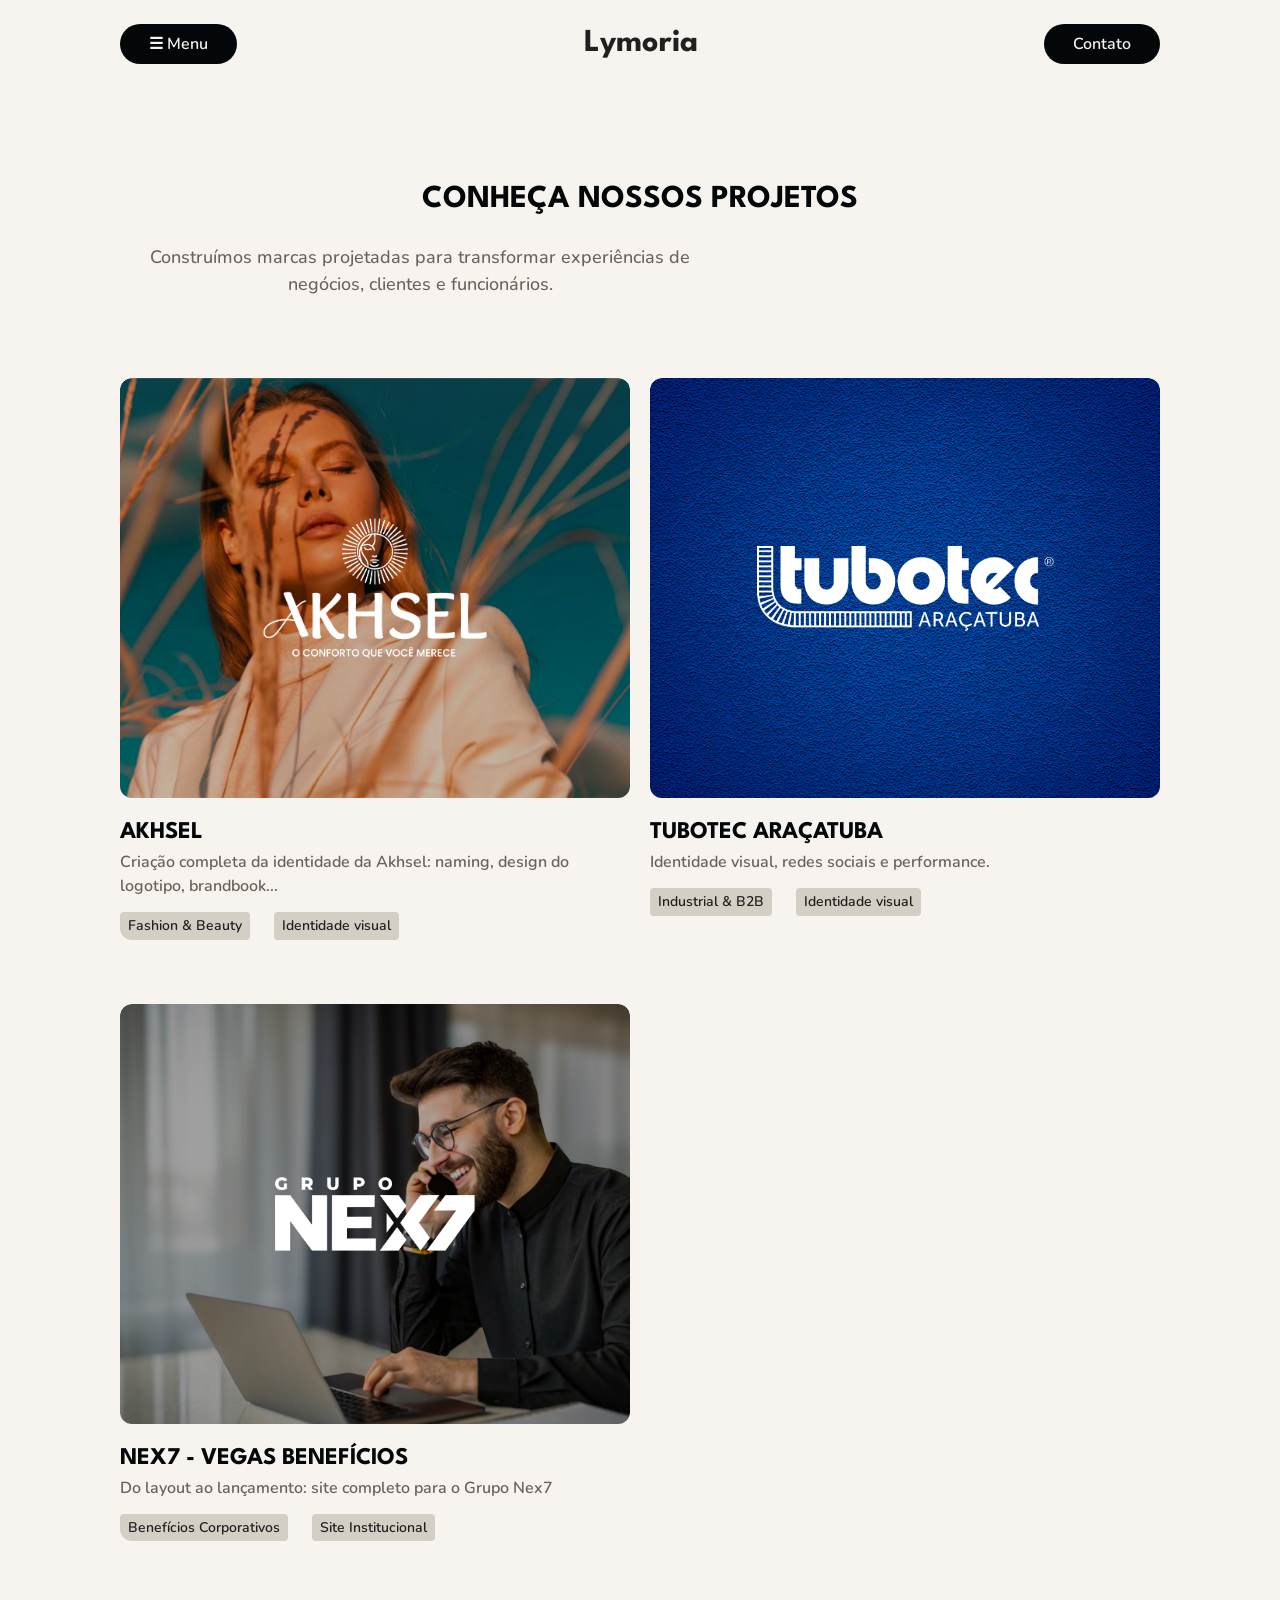
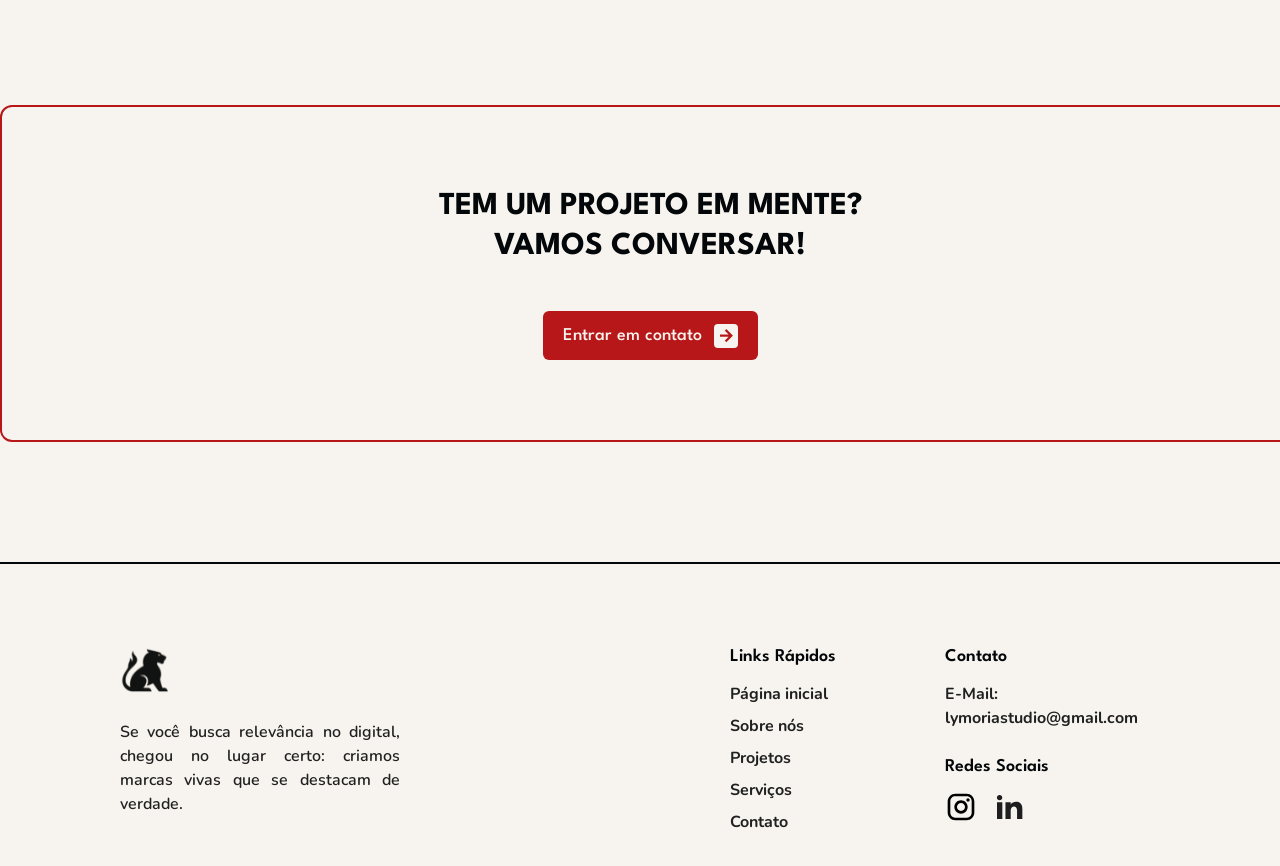
<file: projetosgeral.html>
<!DOCTYPE html>
<html lang="pt-br">

<head>
    <meta charset="UTF-8">
    <meta name="viewport" content="width=device-width, initial-scale=1.0">
    <link rel="preconnect" href="https://fonts.googleapis.com">
    <link rel="preconnect" href="https://fonts.gstatic.com" crossorigin>
    <link
        href="https://fonts.googleapis.com/css2?family=League+Spartan:wght@100..900&family=Nunito:ital,wght@0,200..1000;1,200..1000&display=swap"
        rel="stylesheet">
    <link href="https://fonts.googleapis.com/icon?family=Material+Icons" rel="stylesheet" />
    <link rel="shortcut icon" href="./img/logos/fiveicon-preto.svg" type="image/x-icon">
    <link rel="stylesheet" href="./css/style.css">
    <title>Nossos Projetos</title>
</head>

<body>
    <!--NAVBAR-->
    <header>
        <nav class="navbar">
            <div class="nav-left">
                <button class="nav-btn menu-btn font-2-s-sb cor-b0" id="menu-toggle">☰ Menu</button>

                <!-- Menu que aparece ao clicar -->
                <div id="menu-popup" class="menu-popup hidden">
                    <ul>
                        <li><a href="./index.html" class="font-2-m-sb cor-b0">Página Inicial</a></li>
                        <li><a href="./index.html#aboutus" class="font-2-m-sb cor-b0">Sobre nós</a></li>
                        <li><a href="./projetosgeral.html" class="font-2-m-sb cor-b0">Projetos</a></li>
                        <li><a href="./contact.html" class="font-2-m-sb cor-b0">Contato</a></li>
                    </ul>
                </div>
            </div>

            <a href="./index.html" class="font-1-xl-b cor-b7">Lymoria</a>
            <button class="nav-btn contato-btn font-2-s-sb"><a href="./contact.html" class="cor-b0">Contato</a></button>
        </nav>
    </header>

    <section class="hero-projs">
        <div class="header-projs">
            <h1 class="font-1-xl-b cor-b8">CONHEÇA NOSSOS PROJETOS</h1>
            <p class="font-2-m cor-b4">Construímos marcas projetadas para transformar
                experiências de negócios, clientes e funcionários.</p>
        </div>
    </section>

    <!--PROJETOS-->
    <div class="projetos-section-pg">
        <div class="projetos-cards-pg">

            <!--AKHSEL -->
            <div class="proj_card-pg">
                <a href="./akhsel.html">
                    <img src="./img/projetos/akhsel/imagem-logo-ahksel@2x.png" alt="">

                    <div class="pro-descricao">
                        <h2 class="font-1-l-b cor-b8">Akhsel</h2>
                        <p class="font-2-s-sb cor-b4">Criação completa da identidade da Akhsel: naming, design do
                            logotipo, brandbook...</p>

                        <div class="categoria-dc">
                            <div class="cat-card">
                                <h3 class="font-2-xs-sb cor-b7">Fashion & Beauty</h3>
                            </div>

                            <div class="cat-card">
                                <h3 class="font-2-xs-sb cor-b7">Identidade visual</h3>
                            </div>
                        </div>
                    </div>
                </a>
            </div>

            <!--TUBOTEC-->
            <div class="proj_card-pg">
                <a href="./tubotec.html">
                    <img src="./img/projetos/tubotec/02.png" alt="">

                    <div class="pro-descricao">
                        <h2 class="font-1-l-b cor-b8">TUBOTEC ARAÇATUBA</h2>
                        <p class="font-2-s-sb cor-b4">Identidade visual, redes sociais e performance.</p>

                        <div class="categoria-dc">
                            <div class="cat-card">
                                <h3 class="font-2-xs-sb cor-b7">Industrial & B2B</h3>
                            </div>

                            <div class="cat-card">
                                <h3 class="font-2-xs-sb cor-b7">Identidade visual</h3>
                            </div>
                        </div>
                    </div>
                </a>
            </div>

            <!--NEX7-->
            <div class="proj_card-pg">
                <a href="./nex7.html">
                    <img src="./img/projetos/nex7/t2.png" alt="">

                    <div class="pro-descricao">
                        <h2 class="font-1-l-b cor-b8">NEX7 - VEGAS BENEFÍCIOS</h2>
                        <p class="font-2-s-sb cor-b4">Do layout ao lançamento: site completo para o Grupo Nex7</p>

                        <div class="categoria-dc">
                            <div class="cat-card">
                                <h3 class="font-2-xs-sb cor-b7">Benefícios Corporativos</h3>
                            </div>

                            <div class="cat-card">
                                <h3 class="font-2-xs-sb cor-b7">Site Institucional</h3>
                            </div>
                        </div>
                    </div>
                </a>
            </div>
        </div>
    </div>

    <!--CONTATO-->
    <section class="contato-section" id="contato">
        <div class="contato-card">
            <div class="contato-texto">
                <h2 class="font-1-xl-b cor-b8">TEM UM PROJETO EM MENTE?<br>VAMOS CONVERSAR!</h2>
                <div class="btn-ct">
                    <a href="./contact.html" class="btn btn-red font-1-m cor-b0">
                        Entrar em contato
                        <span class="icon-square">
                            <span class="material-icons">arrow_forward</span>
                        </span>
                    </a>
                </div>
            </div>
        </div>
    </section>

    <!--FOOTER-->
    <section class="footer-section">
        <div class="line-contft"></div>
        <footer class="footer">
            </div>
            <div class="footer-container">
                <div class="line-cont"><span></span></div>

                <!-- Coluna da Esquerda -->
                <div class="footer-col esquerda">
                    <img src="./img/logos/fiveicon-preto.svg" alt="Logo Lymoria" class="footer-logo">
                    <p class="font-2-s-sb cor-b7">
                        Se você busca relevância no digital, chegou no lugar certo: criamos marcas vivas que se destacam
                        de
                        verdade.
                    </p>
                </div>

                <!-- Agrupamento de Links + Contato -->
                <div class="infos-col">
                    <!-- Coluna do Meio -->
                    <div class="footer-col meio">
                        <h4 class="font-1-m-sb  cor-b8">Links Rápidos</h4>
                        <ul>
                            <li><a class="font-2-s-b cor-b7" href="./index.html">Página inicial</a></li>
                            <li><a class="font-2-s-b cor-b7" href="./index.html#aboutus">Sobre nós</a></li>
                            <li><a class="font-2-s-b cor-b7" href="./projetosgeral.html">Projetos</a></li>
                            <li><a class="font-2-s-b cor-b7" href="./servicos.html">Serviços</a></li>
                            <li><a class="font-2-s-b cor-b7" href="./contact.html">Contato</a></li>
                        </ul>
                    </div>

                    <!-- Coluna da Direita -->
                    <div class="footer-col direita">
                        <h4 class="font-1-m-sb  cor-b8">Contato</h4>
                        <p class="font-2-s-b cor-b7">E-Mail: lymoriastudio@gmail.com</p>
                        <h4 class="font-1-m-sb  cor-b8 redes-sm">Redes Sociais</h4>
                        <div class="social-icons">
                            <a href="#"><img src="./img/icons/mdi_instagram.svg" alt="Instagram"></a>
                            <a href="#"><img src="./img/icons/ri_linkedin-fill.svg" alt="LinkedIn"></a>
                        </div>
                    </div>
                </div>
            </div>
        </footer>
    </section>


    <script type="module" src="./script/script.js"></script>
</body>

</html>
</file>
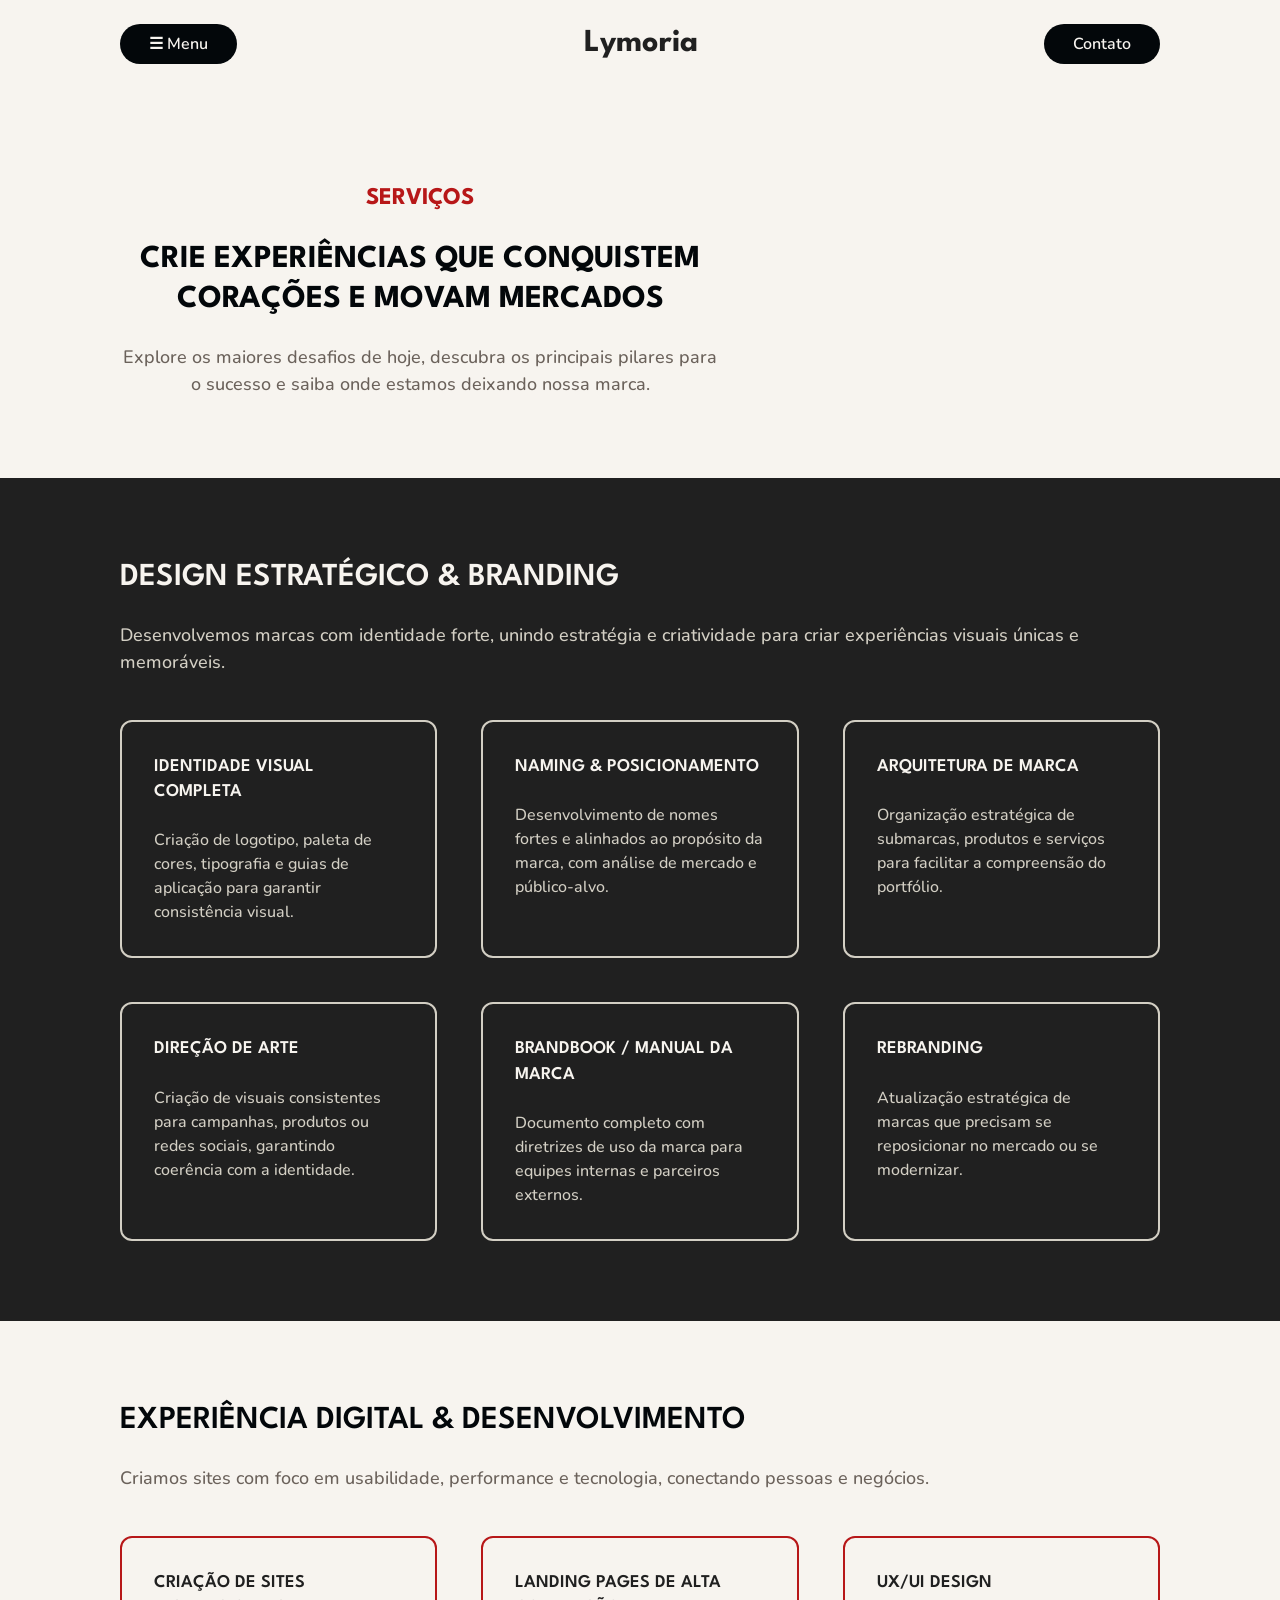
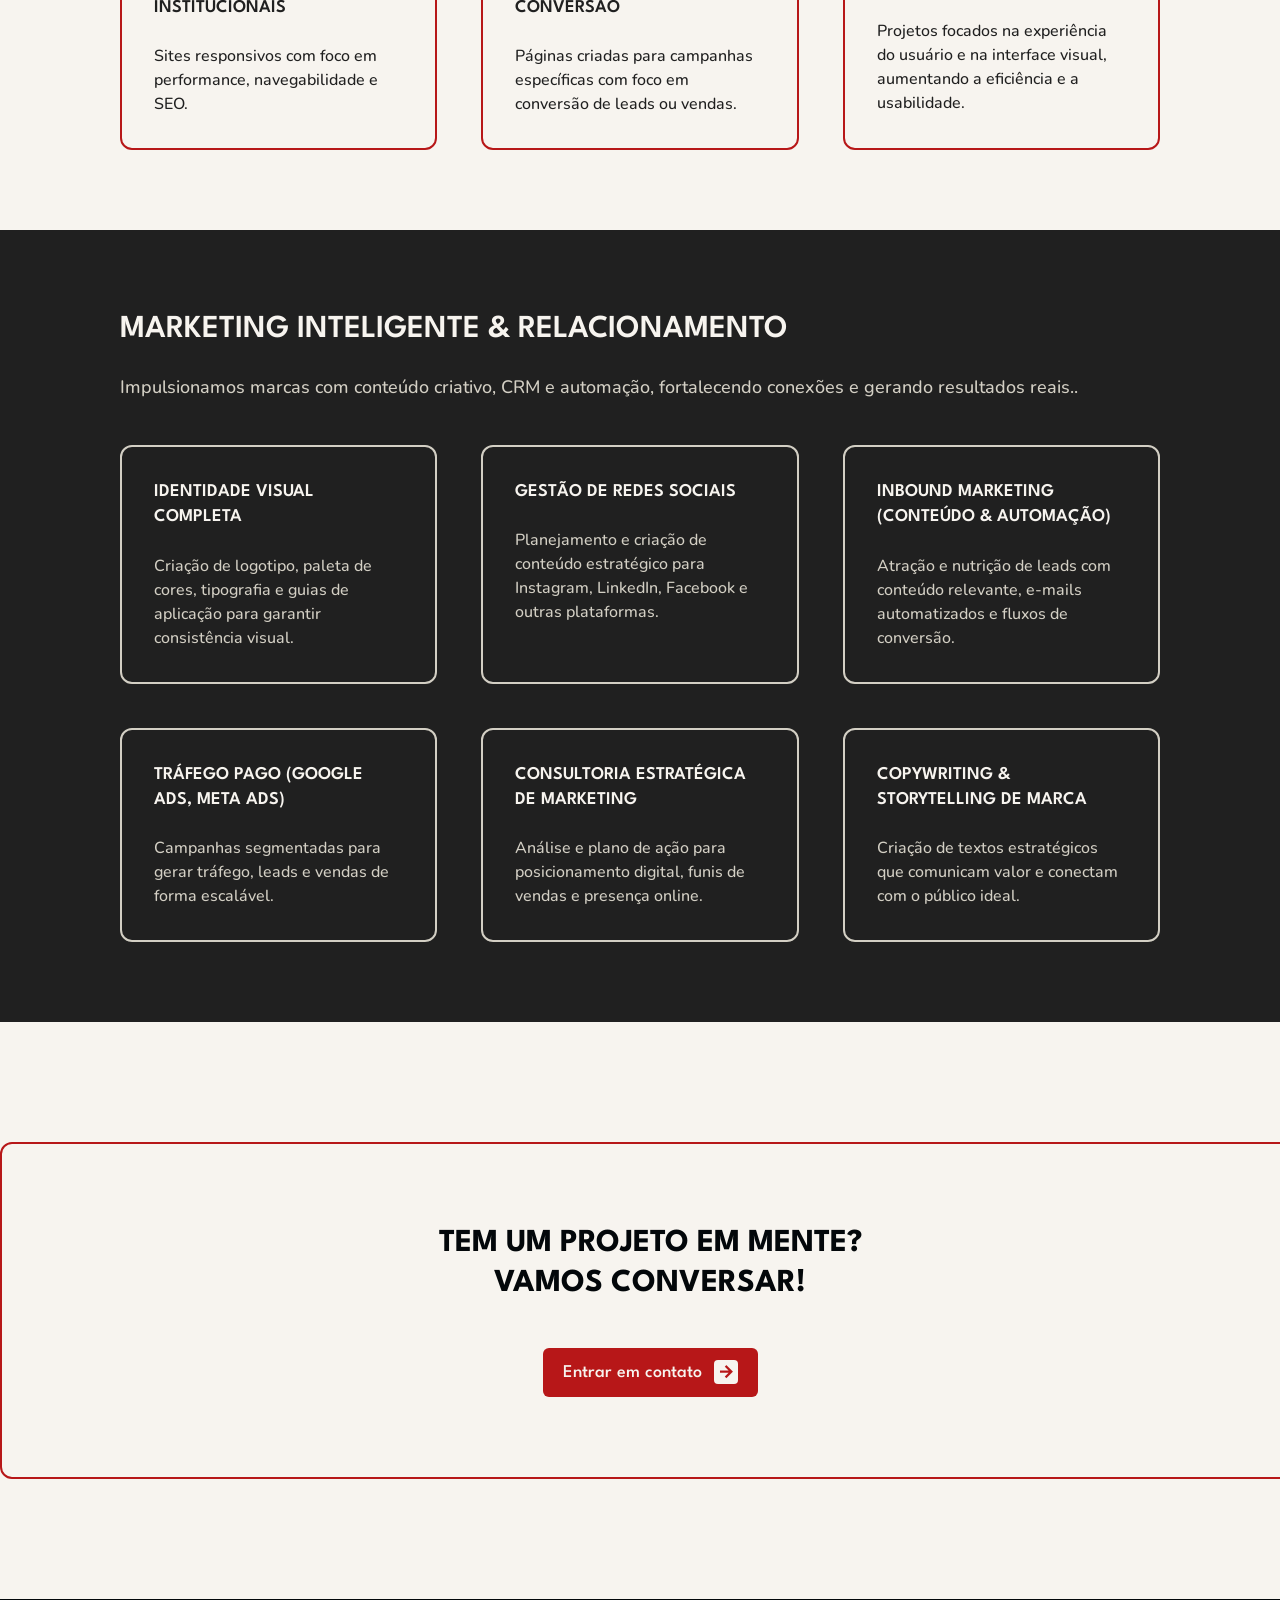
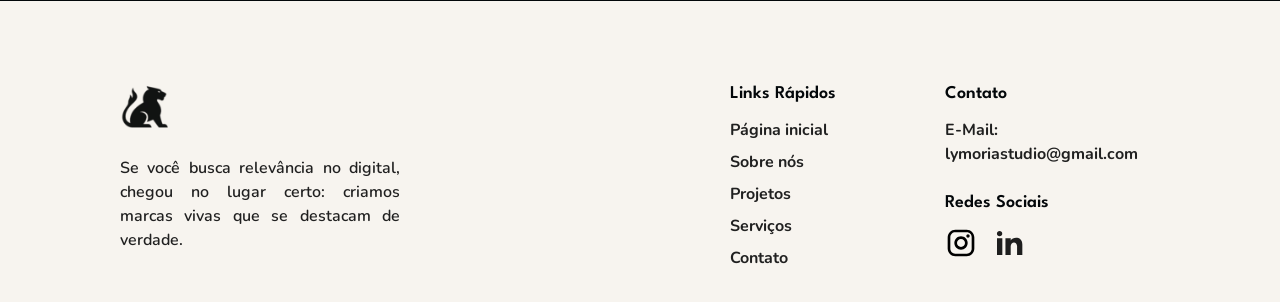
<file: servicos.html>
<!DOCTYPE html>
<html lang="pt-br">

<head>
    <meta charset="UTF-8">
    <meta name="viewport" content="width=device-width, initial-scale=1.0">
    <link rel="preconnect" href="https://fonts.googleapis.com">
    <link rel="preconnect" href="https://fonts.gstatic.com" crossorigin>
    <link
        href="https://fonts.googleapis.com/css2?family=League+Spartan:wght@100..900&family=Nunito:ital,wght@0,200..1000;1,200..1000&display=swap"
        rel="stylesheet">
    <link href="https://fonts.googleapis.com/icon?family=Material+Icons" rel="stylesheet" />
    <link rel="shortcut icon" href="./img/logos/fiveicon-preto.svg" type="image/x-icon">
    <link rel="stylesheet" href="./css/style.css">
    <title>Serviços</title>
</head>

<body>
    <!--NAVBAR-->
    <header>
        <nav class="navbar">
            <div class="nav-left">
                <button class="nav-btn menu-btn font-2-s-sb cor-b0" id="menu-toggle">☰ Menu</button>

                <!-- Menu que aparece ao clicar -->
                <div id="menu-popup" class="menu-popup hidden">
                    <ul>
                        <li><a href="./index.html" class="font-2-m-sb cor-b0">Página Inicial</a></li>
                        <li><a href="./index.html#aboutus" class="font-2-m-sb cor-b0">Sobre nós</a></li>
                        <li><a href="./projetosgeral.html" class="font-2-m-sb cor-b0">Projetos</a></li>
                        <li><a href="./contact.html" class="font-2-m-sb cor-b0">Contato</a></li>
                    </ul>
                </div>
            </div>

            <a href="./index.html" class="font-1-xl-b cor-b7">Lymoria</a>
            <button class="nav-btn contato-btn font-2-s-sb"><a href="./contact.html" class="cor-b0">Contato</a></button>
        </nav>
    </header>

    <!--HERO-->
    <section class="hero-servs">
        <div class="header-servs">
            <span class="font-1-l-b  cor-b5">Serviços</span>
            <h1 class="font-1-xl-b cor-b8">Crie experiências que conquistem corações e movam mercados</h1>
            <p class="font-2-m cor-b4">Explore os maiores desafios de hoje, descubra os principais pilares para o
                sucesso e saiba onde estamos deixando nossa marca.</p>
        </div>
    </section>

    <!--DESIGN ESTRATÉGICO & BRANDING-->
    <section class="section-serv1" id="design">
        <div class="serv-container">

            <div class="header-serv-t1">
                <h2 class="font-1-xl cor-b0">DESIGN ESTRATÉGICO & BRANDING</h2>
                <p class="font-2-m cor-b1">Desenvolvemos marcas com identidade forte, unindo estratégia e criatividade
                    para criar experiências
                    visuais únicas e memoráveis.</p>
            </div>

            <div class="serv-cont-cards">

                <!--CARDS-->
                <div class="card-servs-type">
                    <span class="icon"></span>
                    <h2 class="font-1-m-sb cor-b0">Identidade Visual Completa</h2>
                    <p class="font-2-s cor-b1">Criação de logotipo, paleta de cores, tipografia e guias de aplicação
                        para
                        garantir consistência
                        visual.</p>
                </div>

                <div class="card-servs-type">
                    <span class="icon"></span>
                    <h2 class="font-1-m-sb cor-b0">Naming & Posicionamento</h2>
                    <p class="font-2-s cor-b1">Desenvolvimento de nomes fortes e alinhados ao propósito da marca, com
                        análise de mercado e
                        público-alvo.</p>
                </div>

                <div class="card-servs-type">
                    <span class="icon"></span>
                    <h2 class="font-1-m-sb cor-b0">Arquitetura de Marca</h2>
                    <p class="font-2-s cor-b1">Organização estratégica de submarcas, produtos e serviços para facilitar
                        a compreensão do
                        portfólio.</p>
                </div>

                <div class="card-servs-type">
                    <span class="icon"></span>
                    <h2 class="font-1-m-sb cor-b0">Direção de Arte</h2>
                    <p class="font-2-s cor-b1">Criação de visuais consistentes para campanhas, produtos ou redes
                        sociais, garantindo coerência
                        com a identidade.</p>
                </div>

                <div class="card-servs-type">
                    <span class="icon"></span>
                    <h2 class="font-1-m-sb cor-b0">Brandbook / Manual da Marca</h2>
                    <p class="font-2-s cor-b1">Documento completo com diretrizes de uso da marca para equipes internas e
                        parceiros externos.</p>
                </div>

                <div class="card-servs-type">
                    <span class="icon"></span>
                    <h2 class="font-1-m-sb cor-b0">Rebranding</h2>
                    <p class="font-2-s cor-b1">Atualização estratégica de marcas que precisam se reposicionar no mercado
                        ou se modernizar.</p>
                </div>

            </div>
        </div>
    </section>

    <!-- EXPERIÊNCIA DIGITAL & DESENVOLVIMENTO-->
    <section class="section-serv2" id="digital">
        <div class="serv-container2">

            <div class="header-serv-t2">
                <h2 class="font-1-xl cor-b8">EXPERIÊNCIA DIGITAL & DESENVOLVIMENTO</h2>
                <p class="font-2-m cor-b4">Criamos sites com foco em usabilidade, performance e tecnologia, conectando
                    pessoas e negócios.</p>
            </div>

            <div class="serv-cont-cards2">

                <!--CARDS-->
                <div class="card-servs-type2">
                    <span class="icon"></span>
                    <h2 class="font-1-m-sb cor-b7">Criação de Sites Institucionais
                    </h2>
                    <p class="font-2-s cor-b7">Sites responsivos com foco em performance, navegabilidade e SEO.</p>
                </div>

                <div class="card-servs-type2">
                    <span class="icon"></span>
                    <h2 class="font-1-m-sb cor-b7">Landing Pages de Alta Conversão</h2>
                    <p class="font-2-s cor-b7">Páginas criadas para campanhas específicas com foco em conversão de leads
                        ou vendas.</p>
                </div>

                <div class="card-servs-type2">
                    <span class="icon"></span>
                    <h2 class="font-1-m-sb cor-b7">UX/UI Design</h2>
                    <p class="font-2-s cor-b7">Projetos focados na experiência do usuário e na interface visual,
                        aumentando a eficiência e a usabilidade.</p>
                </div>

            </div>
        </div>
    </section>

    <!-- MARKETING INTELIGENTE & RELACIONAMENTO-->
    <section class="section-serv1" id="marketing">
        <div class="serv-container">

            <div class="header-serv-t1">
                <h2 class="font-1-xl cor-b0"> MARKETING INTELIGENTE & RELACIONAMENTO</h2>
                <p class="font-2-m cor-b1">Impulsionamos marcas com conteúdo criativo, CRM e automação, fortalecendo
                    conexões e gerando resultados reais..</p>
            </div>

            <div class="serv-cont-cards">

                <!--CARDS-->
                <div class="card-servs-type">
                    <span class="icon"></span>
                    <h2 class="font-1-m-sb cor-b0">Identidade Visual Completa</h2>
                    <p class="font-2-s cor-b1">Criação de logotipo, paleta de cores, tipografia e guias de aplicação
                        para
                        garantir consistência
                        visual.</p>
                </div>

                <div class="card-servs-type">
                    <span class="icon"></span>
                    <h2 class="font-1-m-sb cor-b0">Gestão de Redes Sociais</h2>
                    <p class="font-2-s cor-b1">Planejamento e criação de conteúdo estratégico para Instagram, LinkedIn,
                        Facebook e outras plataformas.</p>
                </div>

                <div class="card-servs-type">
                    <span class="icon"></span>
                    <h2 class="font-1-m-sb cor-b0">Inbound Marketing (Conteúdo & Automação)</h2>
                    <p class="font-2-s cor-b1">Atração e nutrição de leads com conteúdo relevante, e-mails automatizados
                        e fluxos de conversão.</p>
                </div>

                <div class="card-servs-type">
                    <span class="icon"></span>
                    <h2 class="font-1-m-sb cor-b0">Tráfego Pago (Google Ads, Meta Ads)</h2>
                    <p class="font-2-s cor-b1">Campanhas segmentadas para gerar tráfego, leads e vendas de forma
                        escalável.</p>
                </div>

                <div class="card-servs-type">
                    <span class="icon"></span>
                    <h2 class="font-1-m-sb cor-b0">Consultoria Estratégica de Marketing</h2>
                    <p class="font-2-s cor-b1">Análise e plano de ação para posicionamento digital, funis de vendas e
                        presença online.</p>
                </div>

                <div class="card-servs-type">
                    <span class="icon"></span>
                    <h2 class="font-1-m-sb cor-b0">Copywriting & Storytelling de Marca</h2>
                    <p class="font-2-s cor-b1">Criação de textos estratégicos que comunicam valor e conectam com o
                        público ideal.
                    </p>
                </div>

            </div>
        </div>
    </section>


    <!--CONTATO-->
    <section class="contato-section" id="contato">
        <div class="contato-card">
            <div class="contato-texto">
                <h2 class="font-1-xl-b cor-b8">TEM UM PROJETO EM MENTE?<br>VAMOS CONVERSAR!</h2>
                <div class="btn-ct">
                    <a href="./contact.html" class="btn btn-red font-1-m cor-b0">
                        Entrar em contato
                        <span class="icon-square">
                            <span class="material-icons">arrow_forward</span>
                        </span>
                    </a>
                </div>
            </div>
        </div>
    </section>

    <!--FOOTER-->
    <section class="footer-section">
        <div class="line-contft"></div>
        <footer class="footer">
            </div>
            <div class="footer-container">
                <div class="line-cont"><span></span></div>

                <!-- Coluna da Esquerda -->
                <div class="footer-col esquerda">
                    <img src="./img/logos/fiveicon-preto.svg" alt="Logo Lymoria" class="footer-logo">
                    <p class="font-2-s-sb cor-b7">
                        Se você busca relevância no digital, chegou no lugar certo: criamos marcas vivas que se destacam
                        de
                        verdade.
                    </p>
                </div>

                <!-- Agrupamento de Links + Contato -->
                <div class="infos-col">
                    <!-- Coluna do Meio -->
                    <div class="footer-col meio">
                        <h4 class="font-1-m-sb  cor-b8">Links Rápidos</h4>
                        <ul>
                            <li><a class="font-2-s-b cor-b7" href="./index.html">Página inicial</a></li>
                            <li><a class="font-2-s-b cor-b7" href="./index.html#aboutus">Sobre nós</a></li>
                            <li><a class="font-2-s-b cor-b7" href="./projetosgeral.html">Projetos</a></li>
                            <li><a class="font-2-s-b cor-b7" href="./servicos.html">Serviços</a></li>
                            <li><a class="font-2-s-b cor-b7" href="./contact.html">Contato</a></li>
                        </ul>
                    </div>

                    <!-- Coluna da Direita -->
                    <div class="footer-col direita">
                        <h4 class="font-1-m-sb  cor-b8">Contato</h4>
                        <p class="font-2-s-b cor-b7">E-Mail: lymoriastudio@gmail.com</p>
                        <h4 class="font-1-m-sb  cor-b8 redes-sm">Redes Sociais</h4>
                        <div class="social-icons">
                            <a href="#"><img src="./img/icons/mdi_instagram.svg" alt="Instagram"></a>
                            <a href="#"><img src="./img/icons/ri_linkedin-fill.svg" alt="LinkedIn"></a>
                        </div>
                    </div>
                </div>
            </div>
        </footer>
    </section>


    <script type="module" src="./script/script.js"></script>
</body>

</html>
</file>
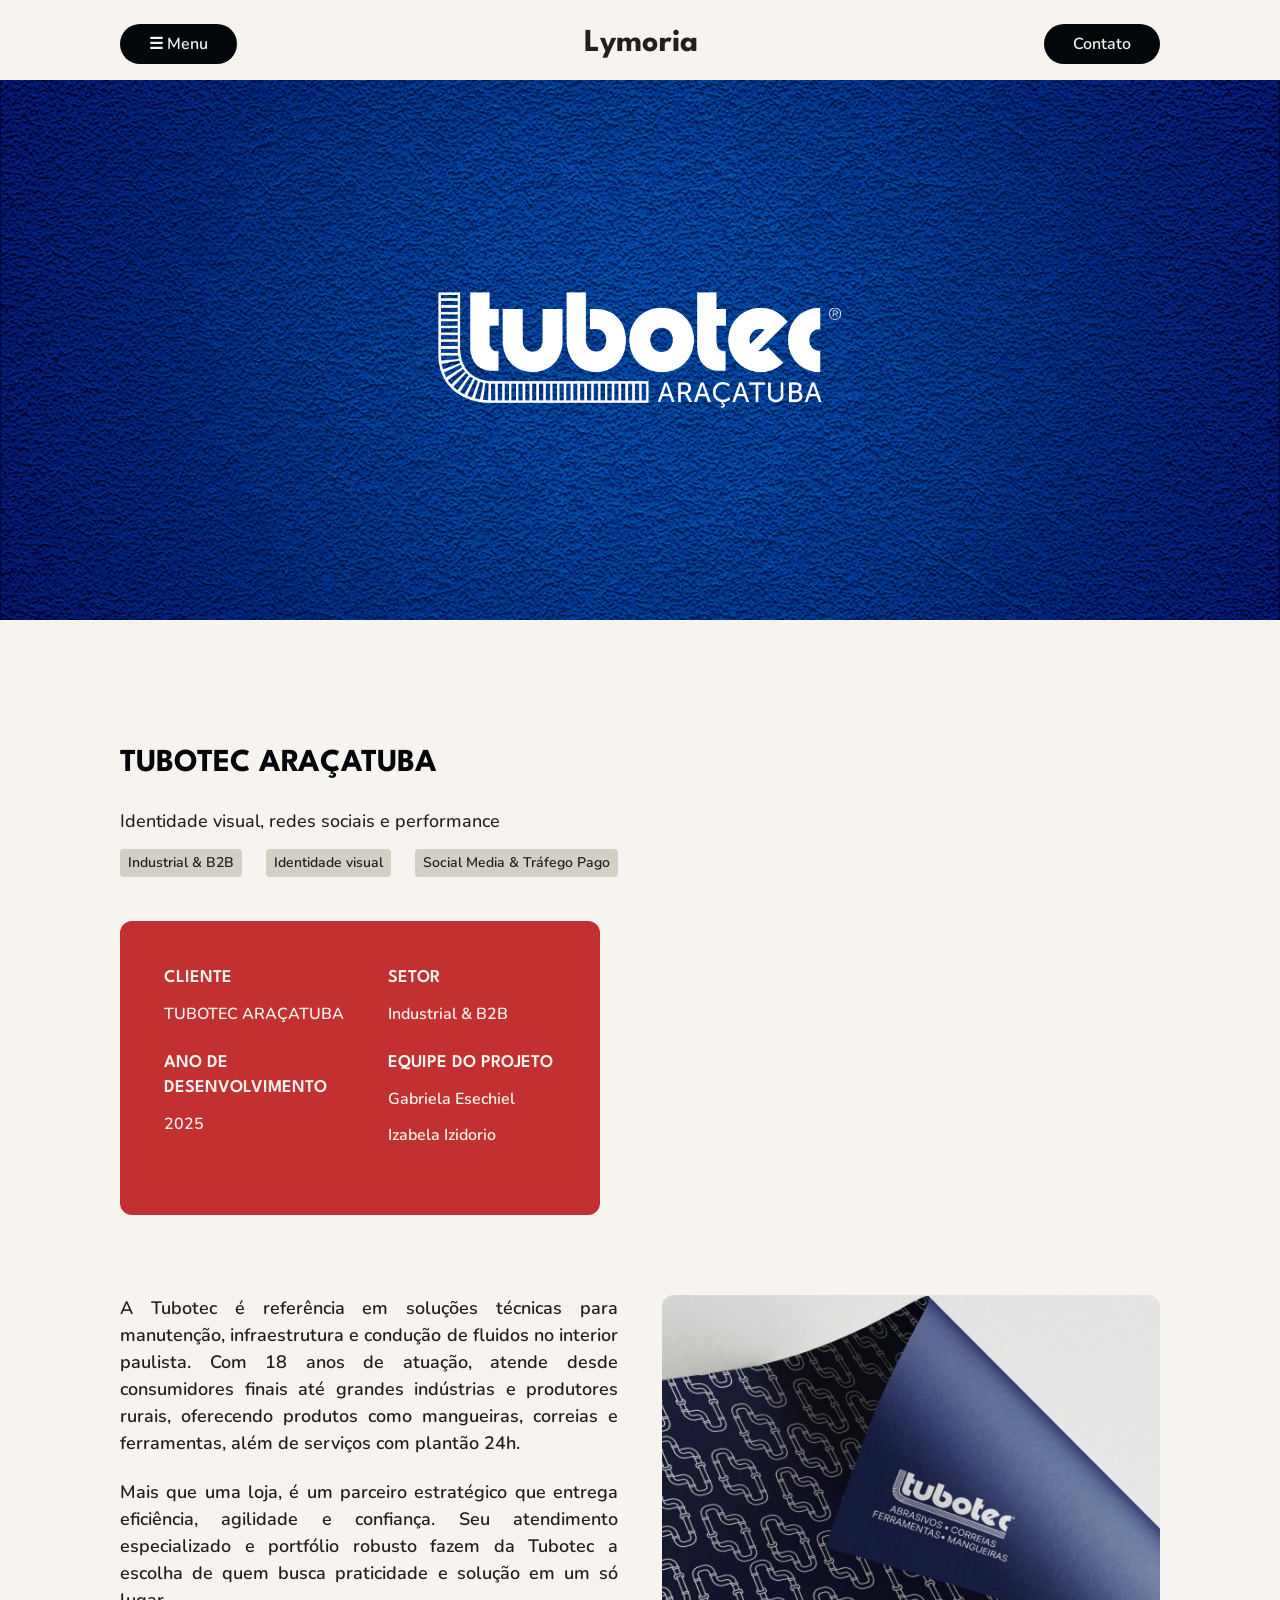
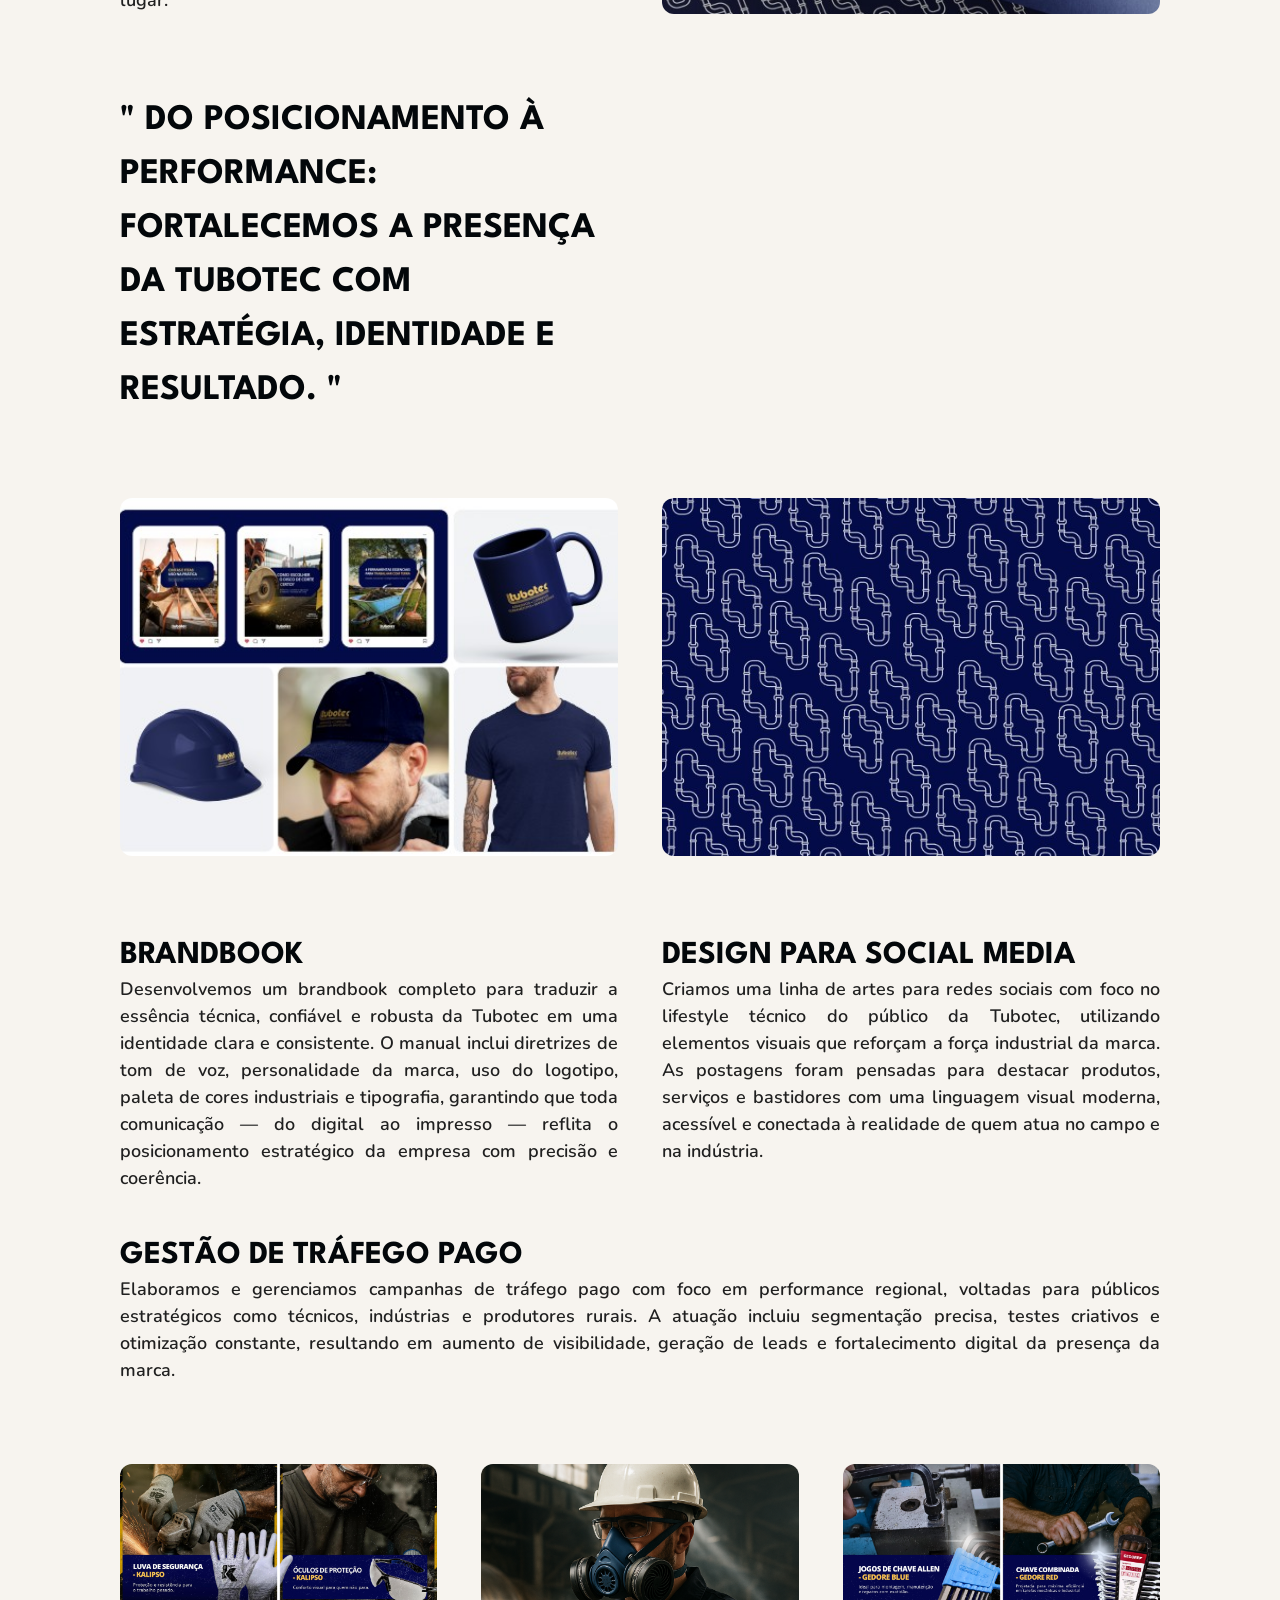
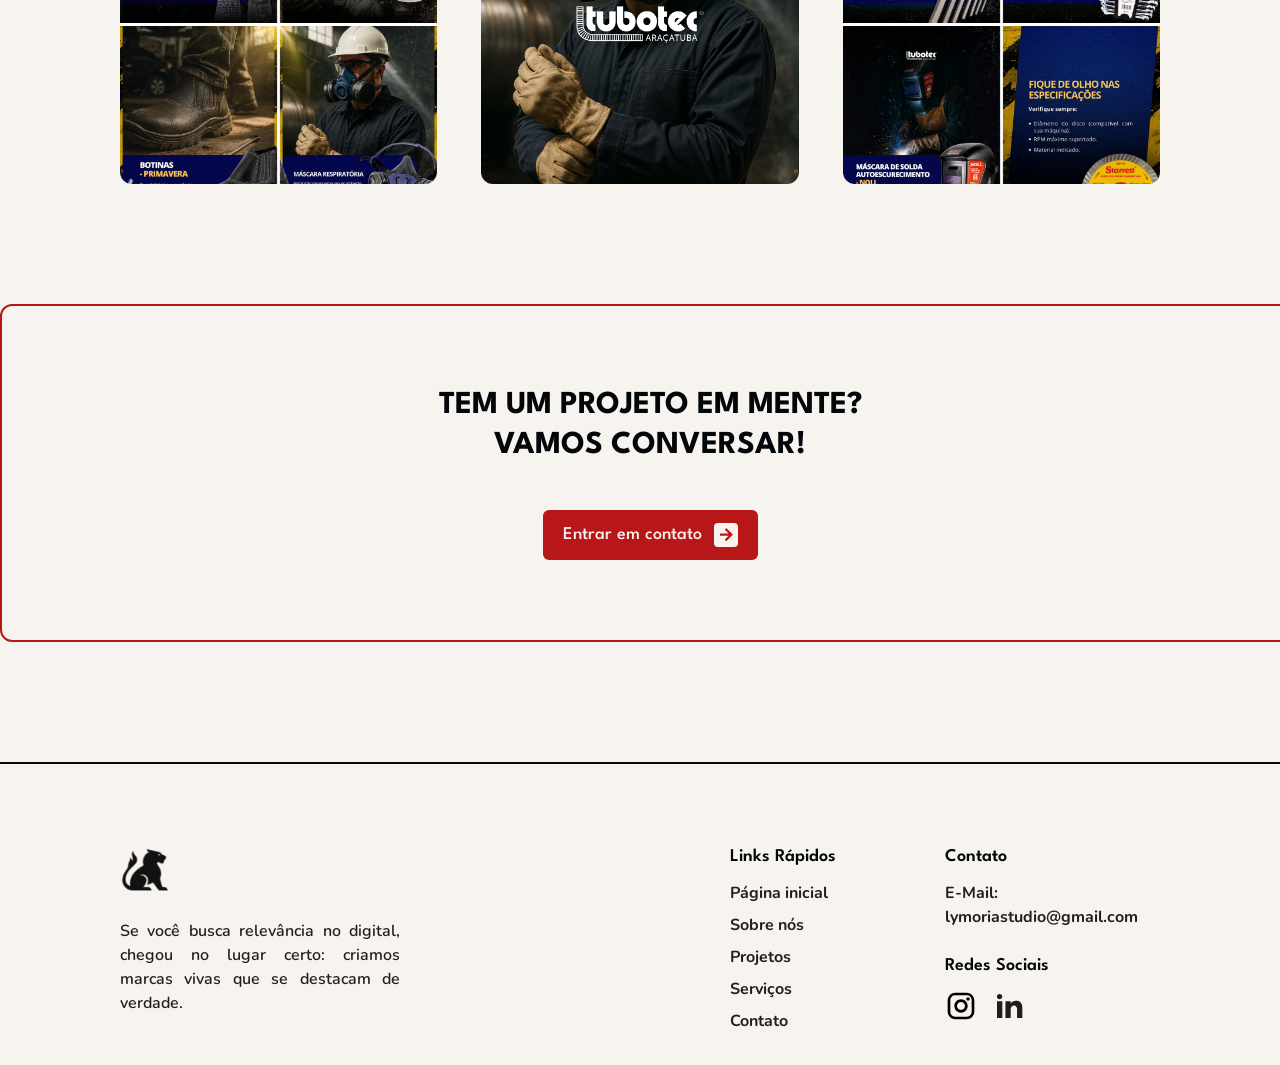
<file: tubotec.html>
<!DOCTYPE html>
<html lang="pt-br">

<head>
    <meta charset="UTF-8">
    <meta name="viewport" content="width=device-width, initial-scale=1.0">
    <link rel="preconnect" href="https://fonts.googleapis.com">
    <link rel="preconnect" href="https://fonts.gstatic.com" crossorigin>
    <link
        href="https://fonts.googleapis.com/css2?family=League+Spartan:wght@100..900&family=Nunito:ital,wght@0,200..1000;1,200..1000&display=swap"
        rel="stylesheet">
    <link href="https://fonts.googleapis.com/icon?family=Material+Icons" rel="stylesheet" />
    <link rel="shortcut icon" href="./img/logos/fiveicon-preto.svg" type="image/x-icon">
    <link rel="stylesheet" href="./css/style.css">
    <title>Projeto - TUBOTEC</title>
</head>

<body>
    <!--NAVBAR-->
    <header>
        <nav class="navbar">
            <div class="nav-left">
                <button class="nav-btn menu-btn font-2-s-sb cor-b0" id="menu-toggle">☰ Menu</button>

                <!-- Menu que aparece ao clicar -->
                <div id="menu-popup" class="menu-popup hidden">
                    <ul>
                        <li><a href="./index.html" class="font-2-m-sb cor-b0">Página Inicial</a></li>
                        <li><a href="./index.html#aboutus" class="font-2-m-sb cor-b0">Sobre nós</a></li>
                        <li><a href="./projetosgeral.html" class="font-2-m-sb cor-b0">Projetos</a></li>
                        <li><a href="./contact.html" class="font-2-m-sb cor-b0">Contato</a></li>
                    </ul>
                </div>
            </div>

            <a href="./index.html" class="font-1-xl-b cor-b7">Lymoria</a>
            <button class="nav-btn contato-btn font-2-s-sb"><a href="./contact.html" class="cor-b0">Contato</a></button>
        </nav>
    </header>

    <!--IMAGEM OU VIDEO DESTAQUE-->
    <div class="header-hero">
        <img src="./img/projetos/tubotec/01.png" alt="">
    </div>

    <!--CONTEUDO - STUDY CASE-->
    <section class="contedo-projetos-desc">
        <div class="content-conteudo">

            <!--CONT-P1-->
            <div class="cont-p1">
                <div class="cont-txt">
                    <h1 class="font-1-xl-b cor-b8">TUBOTEC ARAÇATUBA</h1>
                    <p class="font-2-m cor-b7">Identidade visual, redes sociais e performance</p>
                </div>
                <!--CATEGORIAS-->
                <div class="destaques-categorias">
                    <div class="card-cat-pg">
                        <h3 class="font-2-xs-sb cor-b7">Industrial & B2B</h3>
                    </div>
                    <div class="card-cat-pg">
                        <h3 class="font-2-xs-sb cor-b7">Identidade visual</h3>
                    </div>
                    <div class="card-cat-pg">
                        <h3 class="font-2-xs-sb cor-b7">Social Media & Tráfego Pago</h3>
                    </div>
                </div>

                <!--INFORMAÇÃO-->
                <div class="inf-cricao">
                    <div class="card-inf">
                        <div class="inf-1">
                            <div class="inf-txt">
                                <h3 class="font-1-m-sb cor-b0">CLIENTE</h3>
                                <p class="font-2-s-sb cor-b0">TUBOTEC ARAÇATUBA</p>
                            </div>

                            <div class="inf-txt">
                                <h3 class="font-1-m-sb cor-b0">ANO DE DESENVOLVIMENTO</h3>
                                <p class="font-2-s-sb cor-b0">2025</p>
                            </div>
                        </div>

                        <div class="inf-2">
                            <div class="inf-txt">
                                <h3 class="font-1-m-sb cor-b0">SETOR</h3>
                                <p class="font-2-s-sb cor-b0">Industrial & B2B</p>
                            </div>

                            <div class="inf-txt">
                                <h3 class="font-1-m-sb cor-b0">EQUIPE DO PROJETO</h3>
                                <p class="font-2-s-sb cor-b0">Gabriela Esechiel</p>
                                <p class="font-2-s-sb cor-b0">Izabela Izidorio</p>
                            </div>
                        </div>
                    </div>
                </div>
            </div>

            <!--CONT-P2-->
            <div class="cont-p2">
                <div class="cont-txt-p2">

                    <div class="p2-desc">
                        <p class="p2-1 font-2-m-sb cor-b7">A Tubotec é referência em soluções técnicas para manutenção,
                            infraestrutura e condução de fluidos no interior paulista. Com 18 anos de atuação, atende
                            desde consumidores finais até grandes indústrias e produtores rurais, oferecendo produtos
                            como mangueiras, correias e ferramentas, além de serviços com plantão 24h.</p>

                        <p class="p2-2 font-2-m-sb cor-b7">Mais que uma loja, é um parceiro estratégico que entrega
                            eficiência, agilidade e confiança. Seu atendimento especializado e portfólio robusto fazem
                            da Tubotec a escolha de quem busca praticidade e solução em um só lugar.</p>
                    </div>

                    <div class="p2-img">
                        <img src="./img/projetos/tubotec/03.jpg" alt="">
                    </div>

                </div>
            </div>

            <!--CONT-P3-->
            <div class="cont-p3">
                <div class="cta-desc-p3 font-1-l cor-b8">
                    <h1>" Do posicionamento à performance: fortalecemos a presença da Tubotec com estratégia, identidade
                        e resultado. "</h1>
                </div>

            </div>

            <!--CONT-P4-->
            <div class=" cont-p4">
                <div class="cont-p4-img">
                    <img src="./img/projetos/tubotec/04.jpg" alt="">
                </div>
                <div class="cont-p4-img">
                    <img src="./img/projetos/tubotec/05.jpg" alt="">
                </div>
            </div>
        </div>

        <!--CONT-P5-->
        <div class="cont-p5">
            <div class="cont-p5-txt">
                <div class="p5-t1">
                    <!--BRANDBOOK-->
                    <div class="p5-txt">
                        <h1 class="font-1-xl-b cor-b8">BRANDBOOK</h1>
                        <p class="font-2-m-sb cor-b7">Desenvolvemos um brandbook completo para traduzir a essência
                            técnica, confiável e robusta da Tubotec em uma identidade clara e consistente. O manual
                            inclui diretrizes de tom de voz, personalidade da marca, uso do logotipo, paleta de cores
                            industriais e tipografia, garantindo que toda comunicação — do digital ao impresso — reflita
                            o posicionamento estratégico da empresa com precisão e coerência.</p>
                    </div>
                    <!--UNIFORMES-->
                    <div class="p5-txt">
                        <h1 class="font-1-xl-b cor-b8">DESIGN PARA SOCIAL MEDIA</h1>
                        <p class="font-2-m-sb cor-b7">Criamos uma linha de artes para redes sociais com foco no
                            lifestyle técnico do público da Tubotec, utilizando elementos visuais que reforçam a força
                            industrial da marca. As postagens foram pensadas para destacar produtos, serviços e
                            bastidores com uma linguagem visual moderna, acessível e conectada à realidade de quem atua
                            no campo e na indústria.</p>
                    </div>
                </div>
                <!--REDES SOCIAIS-->
                <div class="p5-txt">
                    <h1 class="font-1-xl-b cor-b8">GESTÃO DE TRÁFEGO PAGO</h1>
                    <p class="font-2-m-sb cor-b7">Elaboramos e gerenciamos campanhas de tráfego pago com foco em
                        performance regional, voltadas para públicos estratégicos como técnicos, indústrias e produtores
                        rurais. A atuação incluiu segmentação precisa, testes criativos e otimização constante,
                        resultando em aumento de visibilidade, geração de leads e fortalecimento digital da presença da
                        marca.
                    </p>
                </div>
            </div>

            <div class="cont-p5-imgs">
                <div class="p5-img1">
                    <div class="p5-img1-st">
                        <img src="./img/projetos//tubotec/07.png" alt="">
                        <img src="./img/projetos/tubotec/08.png" alt="">
                        <img src="./img/projetos/tubotec/09.png" alt="">
                    </div>
                </div>
            </div>
    </section>

    <section class="desenvolvimento">
        <div class="dev">
            <div class="dev-container">

            </div>
        </div>
    </section>

    <!--CONTATO-->
    <section class=" contato-section" id="contato">
        <div class="contato-card">
            <div class="contato-texto">
                <h2 class="font-1-xl-b cor-b8">TEM UM PROJETO EM MENTE?<br>VAMOS CONVERSAR!</h2>
                <div class="btn-ct">
                    <a href="./contact.html" class="btn btn-red font-1-m cor-b0">
                        Entrar em contato
                        <span class="icon-square">
                            <span class="material-icons">arrow_forward</span>
                        </span>
                    </a>
                </div>
            </div>
        </div>
    </section>

    <!--FOOTER-->
    <section class="footer-section">
        <div class="line-contft"></div>
        <footer class="footer">
            </div>
            <div class="footer-container">
                <div class="line-cont"><span></span></div>

                <!-- Coluna da Esquerda -->
                <div class="footer-col esquerda">
                    <img src="./img/logos/fiveicon-preto.svg" alt="Logo Lymoria" class="footer-logo">
                    <p class="font-2-s-sb cor-b7">
                        Se você busca relevância no digital, chegou no lugar certo: criamos marcas vivas que se destacam
                        de
                        verdade.
                    </p>
                </div>

                <!-- Agrupamento de Links + Contato -->
                <div class="infos-col">
                    <!-- Coluna do Meio -->
                    <div class="footer-col meio">
                        <h4 class="font-1-m-sb  cor-b8">Links Rápidos</h4>
                        <ul>
                            <li><a class="font-2-s-b cor-b7" href="./index.html">Página inicial</a></li>
                            <li><a class="font-2-s-b cor-b7" href="./index.html#aboutus">Sobre nós</a></li>
                            <li><a class="font-2-s-b cor-b7" href="./projetosgeral.html">Projetos</a></li>
                            <li><a class="font-2-s-b cor-b7" href="./servicos.html">Serviços</a></li>
                            <li><a class="font-2-s-b cor-b7" href="./contact.html">Contato</a></li>
                        </ul>
                    </div>

                    <!-- Coluna da Direita -->
                    <div class="footer-col direita">
                        <h4 class="font-1-m-sb  cor-b8">Contato</h4>
                        <p class="font-2-s-b cor-b7">E-Mail: lymoriastudio@gmail.com</p>
                        <h4 class="font-1-m-sb  cor-b8 redes-sm">Redes Sociais</h4>
                        <div class="social-icons">
                            <a href="#"><img src="./img/icons/mdi_instagram.svg" alt="Instagram"></a>
                            <a href="#"><img src="./img/icons/ri_linkedin-fill.svg" alt="LinkedIn"></a>
                        </div>
                    </div>
                </div>
            </div>
        </footer>
    </section>


    <script type="module" src="./script/script.js"></script>
</body>

</html>
</file>
<file: css/style.css>
/* Utilidades */
@import "./utilidades/cores.css";
@import "./utilidades/fonts.css";

/* GLOBAL */
@import "./global/global.css";
@import "./global/navbar.css";
@import "./global/footer.css";

/* CONTATO*/
@import "./contato/contatopag.css";

/* HOME */
@import"./home/hero.css";
@import "./home/servicos.css";
@import "./home/projetos.css";
@import "./home/cta.css";
@import "./home/sobre.css";
@import "./home/contato.css";

/* PROJETOS */
@import "./projetos/projetosgeral.css";
@import "./projetos/projetos-pg.css";

/*SERVIÇOS*/
@import "./servicos/service.css"
</file>
